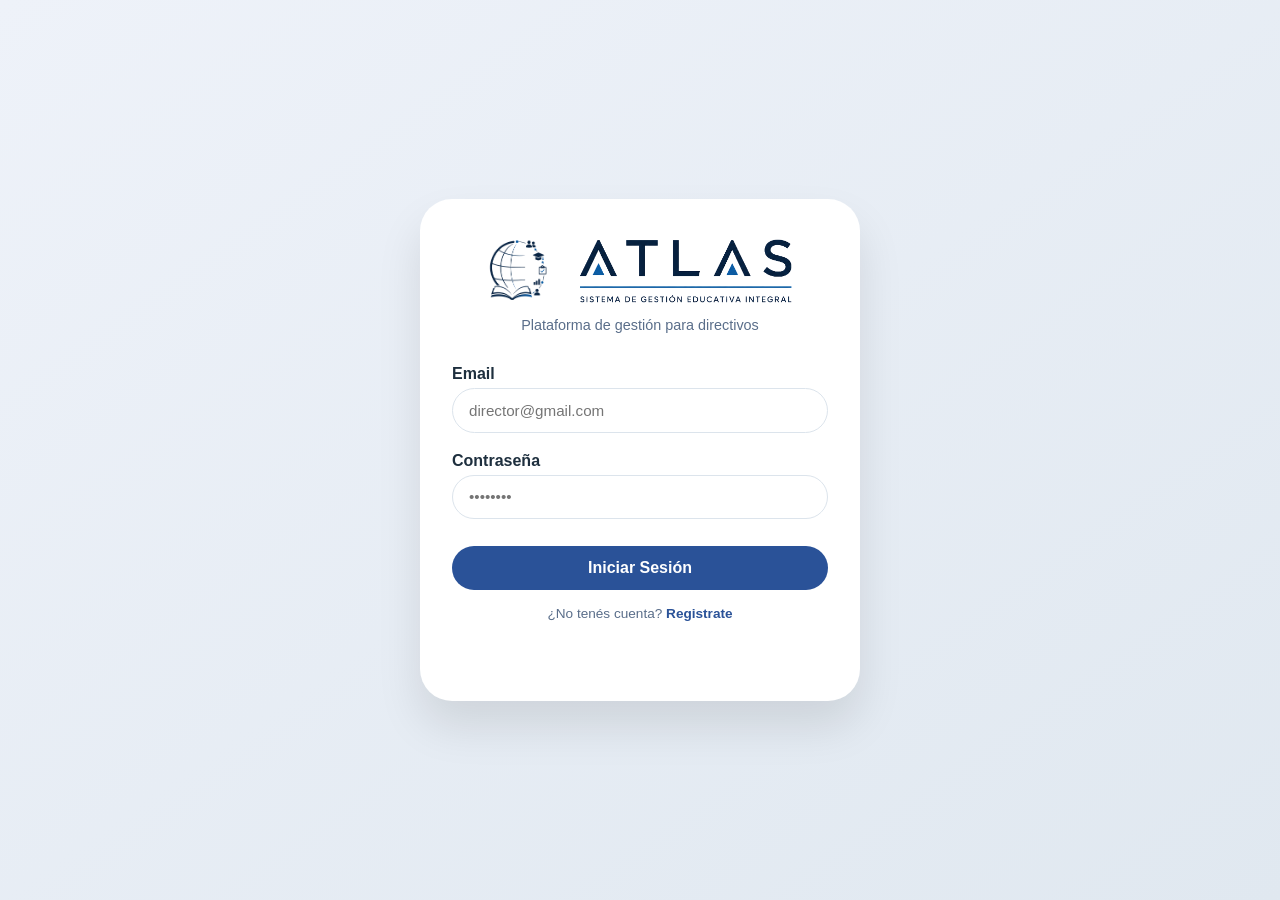
<file: index.html>
<!DOCTYPE html>
<html lang="es">
<head>
    <meta charset="UTF-8">
    <meta name="viewport" content="width=device-width, initial-scale=1.0">
    <title>ATLAS | Acceso</title>
    <link rel="stylesheet" href="login.css">
    <link rel="stylesheet" href="https://cdnjs.cloudflare.com/ajax/libs/font-awesome/6.0.0/css/all.min.css">
</head>
<body>
<div class="login-container">
    <div class="brand-bar">
        <img class="brand-logo" src="logoN.png" alt="Logo ATLAS" width="35" height="38" draggable="false">
        <img class="brand-name" src="TextoN.png" alt="ATLAS" width="112" height="38" draggable="false">
    </div>
    <p class="sub">Plataforma de gestión para directivos</p>

    <!-- LOGIN -->
    <form id="loginForm" novalidate>
        <div class="input-group">
            <label for="loginUser">Email</label>
            <input type="email" id="loginUser" placeholder="director@gmail.com" autocomplete="username" required>
        </div>

        <div class="input-group">
            <label for="loginPassword">Contraseña</label>
            <input type="password" id="loginPassword" placeholder="••••••••" autocomplete="current-password" required>
        </div>

        <button type="submit" class="btn-auth" id="loginBtn">Iniciar Sesión</button>

        <p class="auth-switch">
            ¿No tenés cuenta? <a href="#" id="goRegister">Registrate</a>
        </p>

        <div id="loginMessage" class="message"></div>
    </form>

    <!-- REGISTRO -->
    <form id="registerForm" novalidate style="display:none;">
        <h3 class="form-title">Crear cuenta</h3>

        <div class="input-group">
            <label for="regNombre">Nombre y apellido</label>
            <input type="text" id="regNombre" placeholder="Ej: Ana Gómez" autocomplete="name" required>
        </div>

        <div class="input-group">
            <label for="regEmail">Email</label>
            <input type="email" id="regEmail" placeholder="usuario@gmail.com" autocomplete="username" required>
        </div>

        <div class="input-group">
            <label for="regPassword">Contraseña</label>
            <input type="password" id="regPassword" placeholder="Mínimo 6 caracteres" autocomplete="new-password" required>
        </div>

        <div class="input-group">
            <label for="regPassword2">Repetir contraseña</label>
            <input type="password" id="regPassword2" placeholder="••••••••" autocomplete="new-password" required>
        </div>

        <div class="input-group">
            <label for="regRol">Rol</label>
            <select id="regRol" required>
                <option value="">Seleccioná un rol</option>
                <option value="Director">Director</option>
                <option value="Preceptor">Preceptor</option>
                <option value="Profesor">Profesor</option>
                <option value="Alumno">Alumno</option>
            </select>
        </div>

        <button type="submit" class="btn-auth" id="registerBtn">Registrarme</button>

        <p class="auth-switch">
            ¿Ya tenés cuenta? <a href="#" id="goLogin">Iniciá sesión</a>
        </p>

        <div id="registerMessage" class="message"></div>
    </form>
</div>

<script src="login.js"></script>
</body>
</html>
</file>
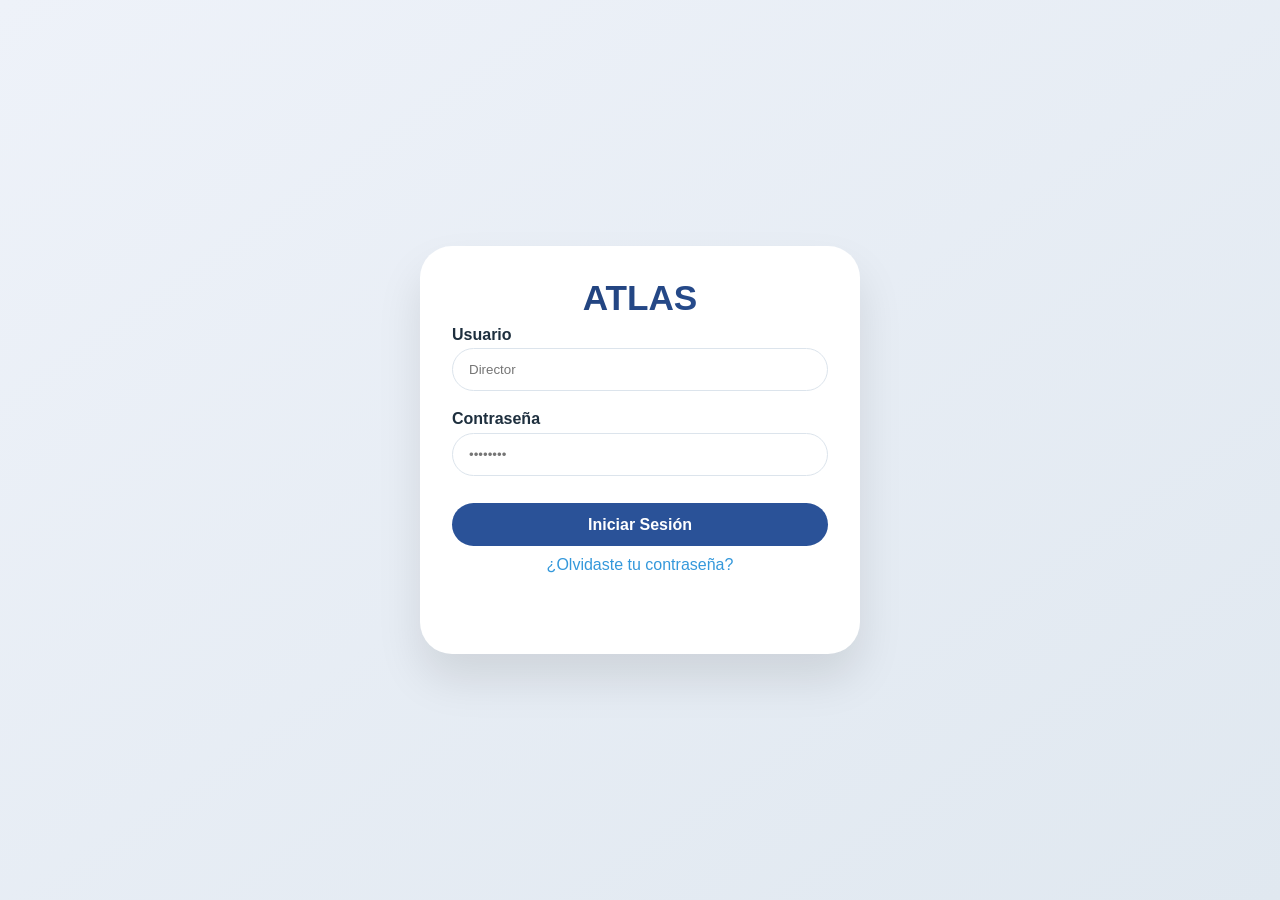
<file: Atlas/index.html>
<!DOCTYPE html>
<html lang="es">
<head>
    <meta charset="UTF-8">
    <meta name="viewport" content="width=device-width, initial-scale=1.0">
    <title>Acceso Directivos</title>
    <link rel="stylesheet" href="style.css">
    <link rel="stylesheet" href="https://cdnjs.cloudflare.com/ajax/libs/font-awesome/6.0.0/css/all.min.css">
</head>
<body>
<div class="login-container">
    <div class="logo"></i> ATLAS</div>
    

    <!-- LOGIN -->
    <div id="loginForm">
        <div class="input-group">
            <label>Usuario</label>
            <input type="text" id="loginUser" placeholder="Director">
        </div>

        <div class="input-group">
            <label>Contraseña</label>
            <input type="password" id="loginPassword" placeholder="••••••••">
        </div>

        <button class="btn-auth" id="loginBtn">Iniciar Sesión</button>

        <p style="margin-top:10px; cursor:pointer; color:#3498db;" onclick="mostrarRecuperacion()">
            ¿Olvidaste tu contraseña?
        </p>    

        <div id="loginMessage" class="message"></div>
    </div>

    <!-- RECUPERACIÓN -->
    <div id="recoveryForm" style="display:none;">
        <h3>Recuperar contraseña</h3>

        <div class="input-group">
            <label>Año en que se fundó la institución</label>
            <input type="text" id="preg1" placeholder="Ej: 2019">
        </div>

        <div class="input-group">
            <label>Nombre de la escuela</label>
            <input type="text" id="preg2" placeholder="Ej: Nombre de la institución">
        </div>

        <button class="btn-auth btn-secondary" onclick="verificarRespuestas()">
            Verificar
        </button>

        <div id="recoveryMessage" class="message"></div>

        <div id="nuevaPassContainer" style="display:none;">
            <div class="input-group">
                <label>Nueva contraseña</label>
                <input type="password" id="newPassword">
            </div>

            <button class="btn-auth" onclick="cambiarPassword()">
                Guardar nueva contraseña
            </button>
        </div>

        <p style="margin-top:10px; cursor:pointer; color:#3498db;" onclick="volverLogin()">
            ← Volver al login
        </p>
    </div>

</div>

<script src="script.js"></script>
</body>
</html>
</file>
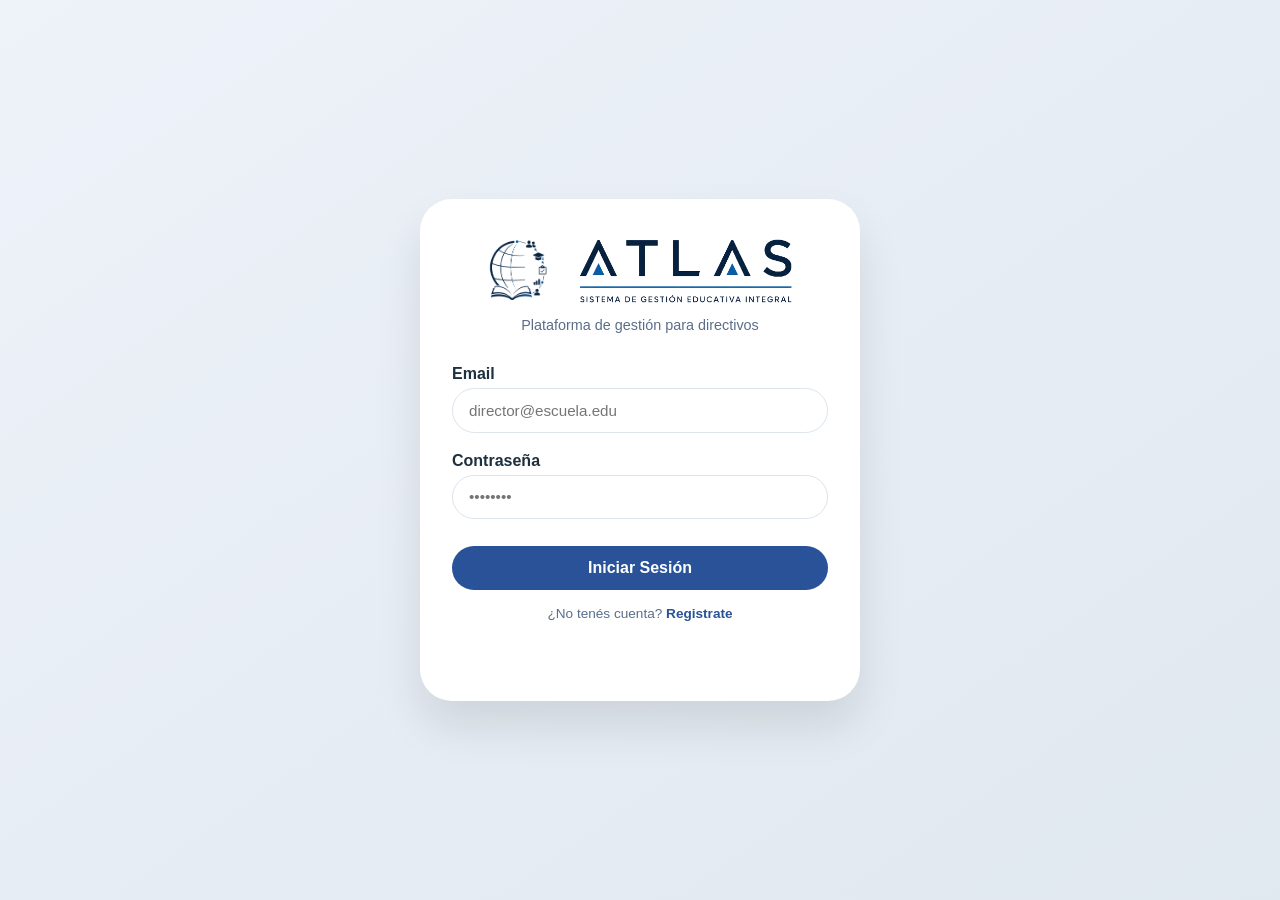
<file: TeChina/index.html>
<!DOCTYPE html>
<html lang="es">
<head>
    <meta charset="UTF-8">
    <meta name="viewport" content="width=device-width, initial-scale=1.0">
    <title>ATLAS | Acceso</title>
    <link rel="stylesheet" href="style.css">
    <link rel="stylesheet" href="https://cdnjs.cloudflare.com/ajax/libs/font-awesome/6.0.0/css/all.min.css">
</head>
<body>
<div class="login-container">
    <div class="brand-bar">
        <img class="brand-logo" src="logoN.png" alt="Logo ATLAS" width="35" height="38" draggable="false">
        <img class="brand-name" src="TextoN.png" alt="ATLAS" width="112" height="38" draggable="false">
    </div>
    <p class="sub">Plataforma de gestión para directivos</p>

    <!-- LOGIN -->
    <form id="loginForm" novalidate>
        <div class="input-group">
            <label for="loginUser">Email</label>
            <input type="email" id="loginUser" placeholder="director@escuela.edu" autocomplete="username" required>
        </div>

        <div class="input-group">
            <label for="loginPassword">Contraseña</label>
            <input type="password" id="loginPassword" placeholder="••••••••" autocomplete="current-password" required>
        </div>

        <button type="submit" class="btn-auth" id="loginBtn">Iniciar Sesión</button>

        <p class="auth-switch">
            ¿No tenés cuenta? <a href="#" id="goRegister">Registrate</a>
        </p>

        <div id="loginMessage" class="message"></div>
    </form>

    <!-- REGISTRO -->
    <form id="registerForm" novalidate style="display:none;">
        <h3 class="form-title">Crear cuenta</h3>

        <div class="input-group">
            <label for="regNombre">Nombre y apellido</label>
            <input type="text" id="regNombre" placeholder="Ej: Ana Gómez" autocomplete="name" required>
        </div>

        <div class="input-group">
            <label for="regEmail">Email</label>
            <input type="email" id="regEmail" placeholder="usuario@escuela.edu" autocomplete="username" required>
        </div>

        <div class="input-group">
            <label for="regPassword">Contraseña</label>
            <input type="password" id="regPassword" placeholder="Mínimo 6 caracteres" autocomplete="new-password" required>
        </div>

        <div class="input-group">
            <label for="regPassword2">Repetir contraseña</label>
            <input type="password" id="regPassword2" placeholder="••••••••" autocomplete="new-password" required>
        </div>

        <div class="input-group">
            <label for="regRol">Rol</label>
            <select id="regRol" required>
                <option value="">Seleccioná un rol</option>
                <option value="Director">Director</option>
                <option value="Preceptor">Preceptor</option>
                <option value="Profesor">Profesor</option>
                <option value="Alumno">Alumno</option>
            </select>
        </div>

        <button type="submit" class="btn-auth" id="registerBtn">Registrarme</button>

        <p class="auth-switch">
            ¿Ya tenés cuenta? <a href="#" id="goLogin">Iniciá sesión</a>
        </p>

        <div id="registerMessage" class="message"></div>
    </form>
</div>

<script src="login.js"></script>
</body>
</html>
</file>
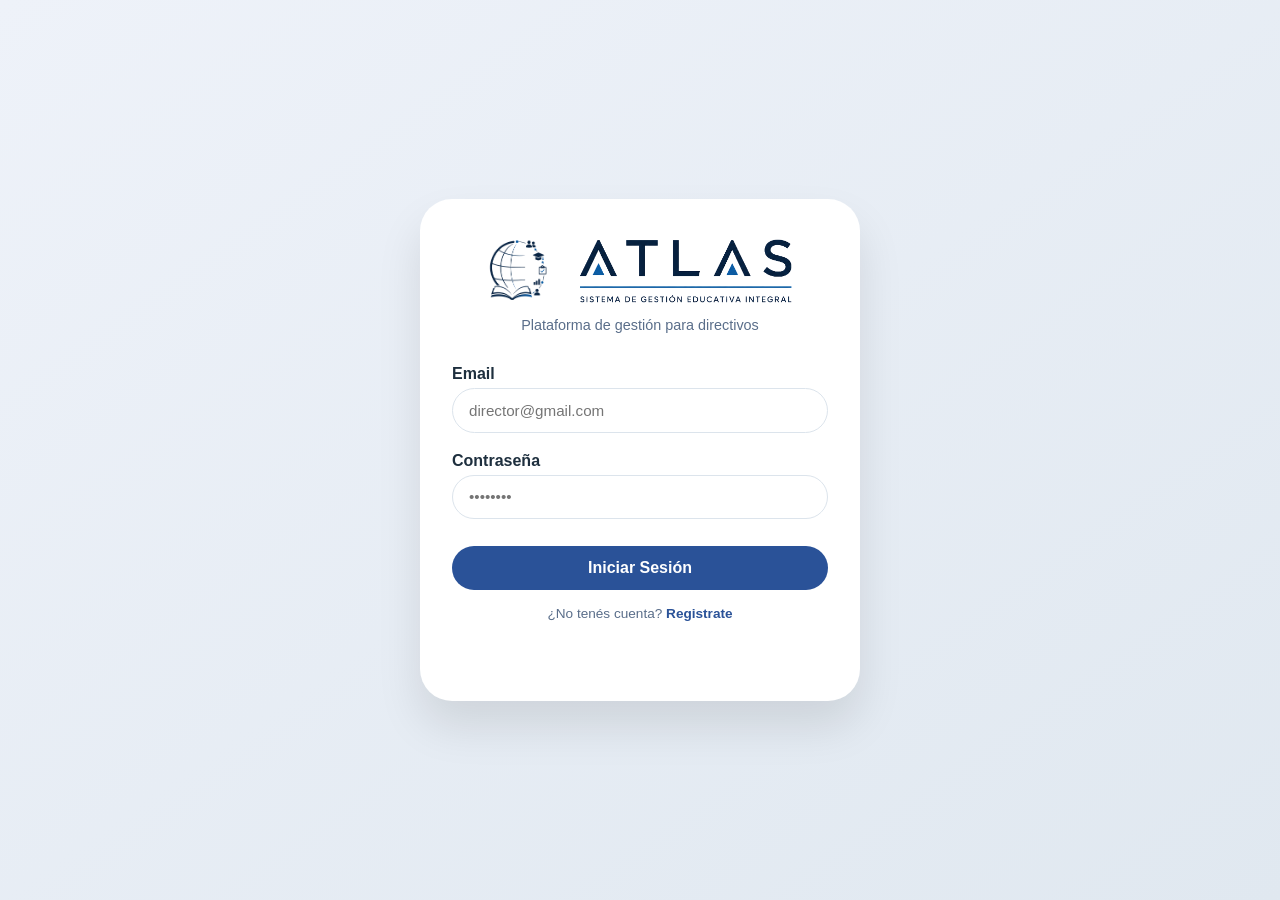
<file: principal.html>
<!DOCTYPE html>
<html lang="es">
<head>
    <meta charset="UTF-8">
    <meta name="viewport" content="width=device-width, initial-scale=1.0, user-scalable=yes">
    <title>ATLAS | Administración Unificada Responsiva Avanzada</title>
    <link href="https://fonts.googleapis.com/css2?family=Plus+Jakarta+Sans:wght@300;400;500;600;700;800&display=swap" rel="stylesheet">
    <link rel="stylesheet" href="https://cdnjs.cloudflare.com/ajax/libs/font-awesome/6.0.0-beta3/css/all.min.css">
<link rel="stylesheet" href="style_principal.css">
<link rel="stylesheet" href="style_principal2.css">
</head>
<body>
<div class="dashboard">
    <div class="header">
        
        <div class="brand-bar">
            <img class="brand-logo" src="logoN.png" alt="Logo ATLAS" width="41" height="44" draggable="false">
            <img class="brand-name" src="TextoN.png" alt="ATLAS" width="130" height="44" draggable="false">
        </div>

        <p>Plataforma inteligente para directivos y preceptores</p>
        
        <button class="logout-btn" id="logoutBtn"><i class="fas fa-sign-out-alt"></i> Cerrar sesión</button>
    </div>

    <div class="cards-grid">
        <!-- WhatsApp card -->
        <div class="card" data-action="whatsapp">
            <div class="card-inner">
                <div class="card-icon"><i class="fab fa-whatsapp" style="color:#25D366;"></i></div>
                <div class="card-title">WhatsApp</div>
                <div class="card-sub">Contactos y grupos institucionales</div>
            </div>
            <div class="expand-content">
                📱 Acceso rápido a representantes, tutores y grupos por año. Comunicación ágil con toda la comunidad.
            </div>
        </div>

        <!-- Excel card (no expande en hover) -->
        <div class="card no-expand" data-action="BasedeDatos">
            <div class="card-inner">
                <div class="card-icon"><i class="fa fa-folder" aria-hidden="true" style="color:#eecb2e;"></i></div>
                <div class="card-title">Base de datos</div>
                <div class="card-sub">Gestión académica y datos</div>
            </div>
            <div class="expand-content" style="display: none;"></div>
        </div>

        <!-- Imagen card -->
        <div class="card" data-action="imagen">
            <div class="card-inner">
                <div class="card-icon"><i class="fas fa-images" style="color:#E67E22;"></i></div>
                <div class="card-title">Imágenes</div>
                <div class="card-sub">Buscar en Drive</div>
            </div>
            <div class="expand-content">
                🖼️ Busca y visualiza imágenes almacenadas en Drive. Filtra por categoría o busca por nombre.
            </div>
        </div>

        <!-- Guía card -->
        <div class="card" data-action="guia">
            <div class="card-inner">
                <div class="card-icon"><i class="fas fa-compass" style="color:#3498db;"></i></div>
                <div class="card-title">Guía</div>
                <div class="card-sub">Manual de funciones.</div>
            </div>
            <div class="expand-content">
                📘 Explicación detallada de cada módulo.
            </div>
        </div>
    </div>

    <!-- Panel dinámico donde se carga la información al hacer clic -->
    <div id="infoPanel" class="info-panel">
        <div class="panel-header">
            <h3 id="panelTitle">Bienvenido</h3>
            <button class="close-panel" id="closePanelBtn">&times;</button>
        </div>
        <div id="panelContent" class="dynamic-content">
            <p style="color:#4a627a;">✨ Selecciona una opción para visualizar información detallada. <br>Pasa el mouse sobre las tarjetas para conocer más.</p>
        </div>
    </div>
    <footer>
        <i class="fas fa-brain"></i> 

<script src="render.js"></script>
</body>
</html>
</file>
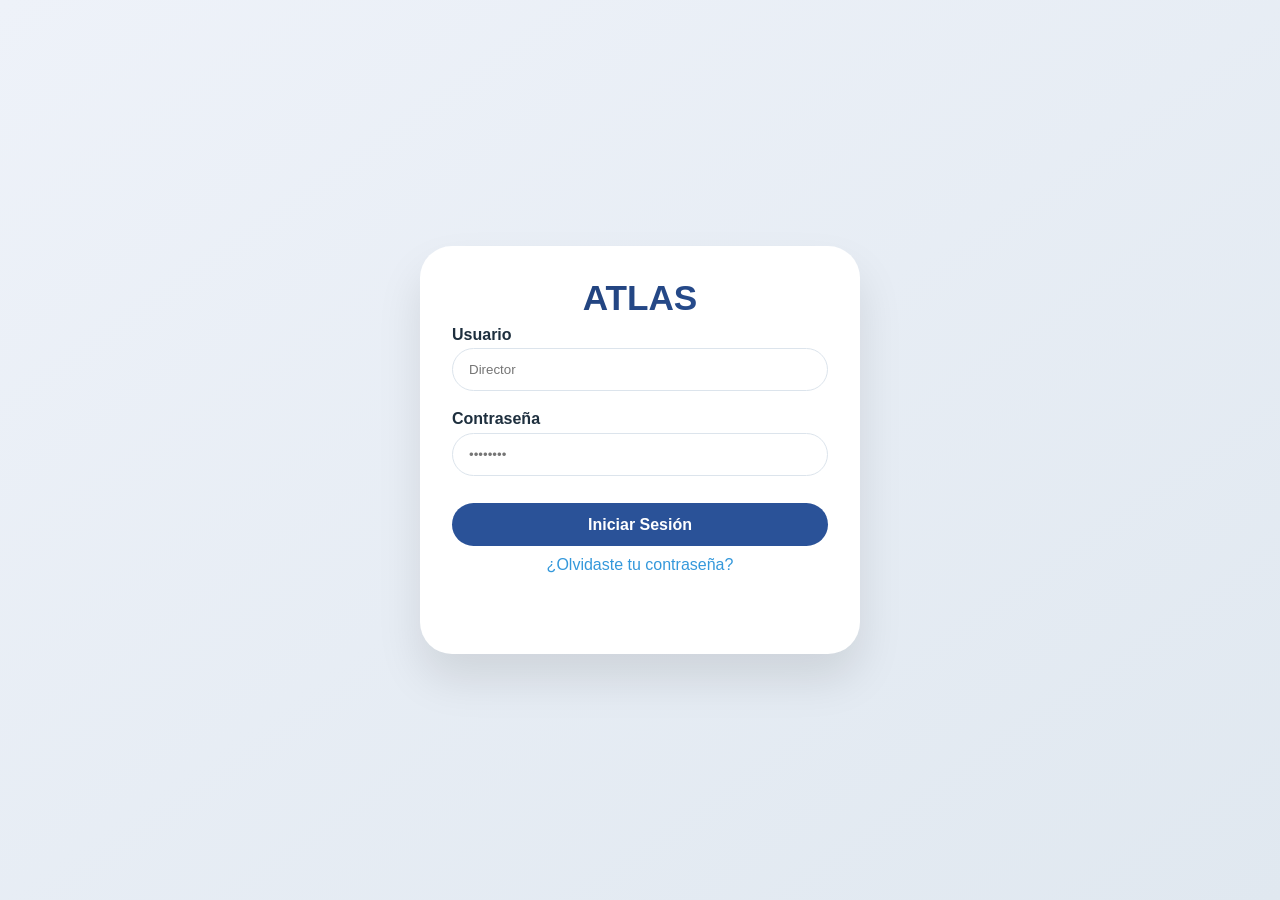
<file: Atlas/principal.html>
<!DOCTYPE html>
<html lang="es">
<head>
    <meta charset="UTF-8">
    <meta name="viewport" content="width=device-width, initial-scale=1.0, user-scalable=yes">
    <title>ATLAS | Administración Unificada Responsiva Avanzada</title>
    <link href="https://fonts.googleapis.com/css2?family=Plus+Jakarta+Sans:wght@300;400;500;600;700;800&display=swap" rel="stylesheet">
    <link rel="stylesheet" href="https://cdnjs.cloudflare.com/ajax/libs/font-awesome/6.0.0-beta3/css/all.min.css">
<link rel="stylesheet" href="style1.css">
<link rel="stylesheet" href="styler.css">
</head>
<body>
<div class="dashboard">
    <div class="header">
        <img src="logoN.png" alt="Logo" class="logoFC">
        <h2>ATLAS</h2>
        <p>Plataforma inteligente para directivos y preceptores</p>
        
        <button class="logout-btn" id="logoutBtn"><i class="fas fa-sign-out-alt"></i> Cerrar sesión</button>
    </div>

    <div class="cards-grid">
        <!-- WhatsApp card -->
        <div class="card" data-action="whatsapp">
            <div class="card-inner">
                <div class="card-icon"><i class="fab fa-whatsapp" style="color:#25D366;"></i></div>
                <div class="card-title">WhatsApp</div>
                <div class="card-sub">Contactos y grupos institucionales</div>
            </div>
            <div class="expand-content">
                📱 Acceso rápido a representantes, tutores y grupos por año. Comunicación ágil con toda la comunidad.
            </div>
        </div>

        <!-- Excel card (no expande en hover) -->
        <div class="card no-expand" data-action="BasedeDatos">
            <div class="card-inner">
                <div class="card-icon"><i class="" style="color:#1F724C;"></i></div>
                <div class="card-title">Base de datos</div>
                <div class="card-sub">Gestión académica y datos</div>
            </div>
            <div class="expand-content" style="display: none;"></div>
        </div>

        <!-- Imagen card -->
        <div class="card" data-action="imagen">
            <div class="card-inner">
                <div class="card-icon"><i class="fas fa-images" style="color:#E67E22;"></i></div>
                <div class="card-title">Imágenes</div>
                <div class="card-sub">Buscar en Drive</div>
            </div>
            <div class="expand-content">
                🖼️ Busca y visualiza imágenes almacenadas en Drive. Filtra por categoría o busca por nombre.
            </div>
        </div>

        <!-- Guía card -->
        <div class="card" data-action="guia">
            <div class="card-inner">
                <div class="card-icon"><i class="fas fa-compass" style="color:#3498db;"></i></div>
                <div class="card-title">Guía</div>
                <div class="card-sub">Manual de funciones IA</div>
            </div>
            <div class="expand-content">
                📘 Explicación detallada de cada módulo, cómo aprovechar la IA y optimizar la gestión escolar.
            </div>
        </div>
    </div>

    <!-- Panel dinámico donde se carga la información al hacer clic -->
    <div id="infoPanel" class="info-panel">
        <div class="panel-header">
            <h3 id="panelTitle">Bienvenido, Director</h3>
            <button class="close-panel" id="closePanelBtn">&times;</button>
        </div>
        <div id="panelContent" class="dynamic-content">
            <p style="color:#4a627a;">✨ Selecciona una opción para visualizar información detallada. <br>Pasa el mouse sobre las tarjetas para conocer más.</p>
        </div>
    </div>
    <footer>
        <i class="fas fa-brain"></i> 

<script src="render.js"></script>
<script src="script1.js"></script>
</body>
</html>
</file>
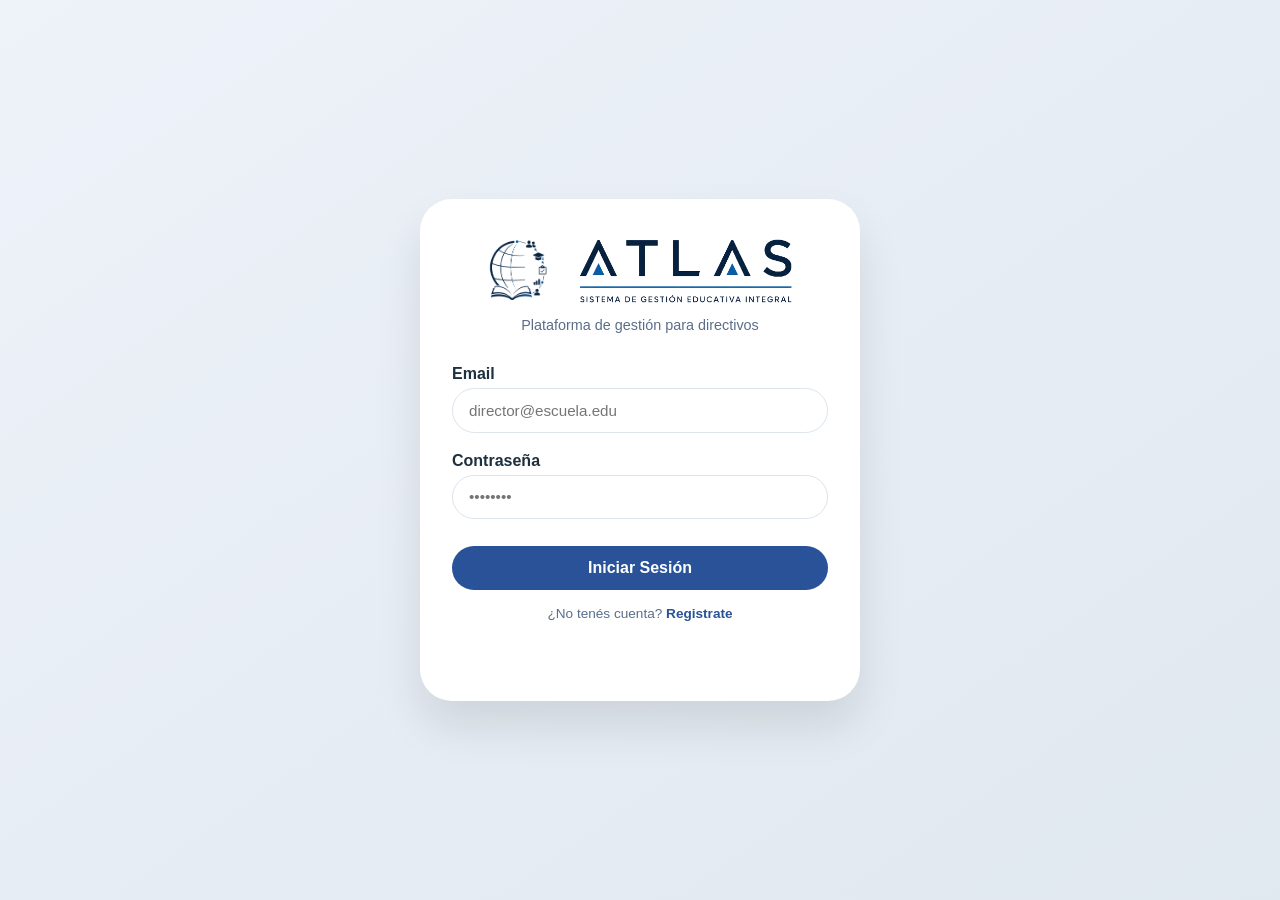
<file: TeChina/principal.html>
<!DOCTYPE html>
<html lang="es">
<head>
    <meta charset="UTF-8">
    <meta name="viewport" content="width=device-width, initial-scale=1.0, user-scalable=yes">
    <title>ATLAS | Administración Unificada Responsiva Avanzada</title>
    <link href="https://fonts.googleapis.com/css2?family=Plus+Jakarta+Sans:wght@300;400;500;600;700;800&display=swap" rel="stylesheet">
    <link rel="stylesheet" href="https://cdnjs.cloudflare.com/ajax/libs/font-awesome/6.0.0-beta3/css/all.min.css">
<link rel="stylesheet" href="style1.css">
<link rel="stylesheet" href="styler.css">
</head>
<body>
<div class="dashboard">
    <div class="header">
        
        <div class="brand-bar">
            <img class="brand-logo" src="logoN.png" alt="Logo ATLAS" width="41" height="44" draggable="false">
            <img class="brand-name" src="TextoN.png" alt="ATLAS" width="130" height="44" draggable="false">
        </div>

        <p>Plataforma inteligente para directivos y preceptores</p>
        
        <button class="logout-btn" id="logoutBtn"><i class="fas fa-sign-out-alt"></i> Cerrar sesión</button>
    </div>

    <div class="cards-grid">
        <!-- WhatsApp card -->
        <div class="card" data-action="whatsapp">
            <div class="card-inner">
                <div class="card-icon"><i class="fab fa-whatsapp" style="color:#25D366;"></i></div>
                <div class="card-title">WhatsApp</div>
                <div class="card-sub">Contactos y grupos institucionales</div>
            </div>
            <div class="expand-content">
                📱 Acceso rápido a representantes, tutores y grupos por año. Comunicación ágil con toda la comunidad.
            </div>
        </div>

        <!-- Excel card (no expande en hover) -->
        <div class="card no-expand" data-action="BasedeDatos">
            <div class="card-inner">
                <div class="card-icon"><i class="fa fa-folder" aria-hidden="true" style="color:#eecb2e;"></i></div>
                <div class="card-title">Base de datos</div>
                <div class="card-sub">Gestión académica y datos</div>
            </div>
            <div class="expand-content" style="display: none;"></div>
        </div>

        <!-- Imagen card -->
        <div class="card" data-action="imagen">
            <div class="card-inner">
                <div class="card-icon"><i class="fas fa-images" style="color:#E67E22;"></i></div>
                <div class="card-title">Imágenes</div>
                <div class="card-sub">Buscar en Drive</div>
            </div>
            <div class="expand-content">
                🖼️ Busca y visualiza imágenes almacenadas en Drive. Filtra por categoría o busca por nombre.
            </div>
        </div>

        <!-- Guía card -->
        <div class="card" data-action="guia">
            <div class="card-inner">
                <div class="card-icon"><i class="fas fa-compass" style="color:#3498db;"></i></div>
                <div class="card-title">Guía</div>
                <div class="card-sub">Manual de funciones.</div>
            </div>
            <div class="expand-content">
                📘 Explicación detallada de cada módulo.
            </div>
        </div>
    </div>

    <!-- Panel dinámico donde se carga la información al hacer clic -->
    <div id="infoPanel" class="info-panel">
        <div class="panel-header">
            <h3 id="panelTitle">Bienvenido</h3>
            <button class="close-panel" id="closePanelBtn">&times;</button>
        </div>
        <div id="panelContent" class="dynamic-content">
            <p style="color:#4a627a;">✨ Selecciona una opción para visualizar información detallada. <br>Pasa el mouse sobre las tarjetas para conocer más.</p>
        </div>
    </div>
    <footer>
        <i class="fas fa-brain"></i> 

<script src="render.js"></script>
</body>
</html>
</file>
<file: login.css>
* {
            margin: 0;
            padding: 0;
            box-sizing: border-box;
        }

        body {
            font-family: 'Plus Jakarta Sans', sans-serif;
            background: linear-gradient(145deg, #eef2f9 0%, #e0e8f0 100%);
            min-height: 100vh;
            display: flex;
            align-items: center;
            justify-content: center;
            padding: 1rem;
        }

        .login-container {
            background: white;
            border-radius: 2rem;
            box-shadow: 0 25px 45px rgba(0,0,0,0.1);
            width: 100%;
            max-width: 440px;
            padding: 2rem;
            text-align: center;
        }

        /* ============================================================
           BARRA DE MARCA (logo + nombre)
           Editá estas dos variables para cambiar tamaño y separación.
           --brand-height : alto en px de AMBAS imágenes (una al lado de
                            la otra, siempre a la misma altura).
           --brand-gap    : espacio entre las dos imágenes.
           ============================================================ */
        .brand-bar {
            --brand-height: 80px;
            --brand-gap: 0.6rem;

            display: flex;
            align-items: center;
            justify-content: center;
            gap: var(--brand-gap);
            margin-bottom: 0.4rem;
        }

        .brand-bar img {
            height: var(--brand-height);
            width: auto;
            display: block;
            object-fit: contain;
        }

        .sub {
            color: #5a6e8a;
            margin-bottom: 2rem;
            font-size: 0.9rem;
        }

        .input-group {
            margin-bottom: 1.2rem;
            text-align: left;
        }

        .input-group label {
            display: block;
            font-weight: 600;
            margin-bottom: 0.3rem;
            color: #1e2f3e;
        }

        .input-group input,
        .input-group select {
            width: 100%;
            padding: 0.8rem 1rem;
            border: 1px solid #dce4ec;
            border-radius: 2rem;
            font-family: inherit;
            font-size: 0.95rem;
            background: white;
            color: #1e2f3e;
            outline: none;
            transition: 0.2s;
        }

        .input-group input:focus,
        .input-group select:focus {
            border-color: #2a5298;
            box-shadow: 0 0 0 2px rgba(42,82,152,0.2);
        }

        .form-title {
            color: #1e3c72;
            margin-bottom: 1.2rem;
            font-size: 1.15rem;
        }

        .auth-switch {
            margin-top: 1rem;
            font-size: 0.85rem;
            color: #5a6e8a;
        }

        .auth-switch a {
            color: #2a5298;
            font-weight: 600;
            text-decoration: none;
            cursor: pointer;
        }

        .auth-switch a:hover {
            text-decoration: underline;
        }

        .btn-auth:disabled {
            opacity: 0.65;
            cursor: not-allowed;
            transform: none;
        }

        .btn-auth {
            background: #2a5298;
            color: white;
            border: none;
            padding: 0.8rem;
            width: 100%;
            border-radius: 3rem;
            font-weight: 700;
            font-size: 1rem;
            cursor: pointer;
            transition: 0.2s;
            margin-top: 0.5rem;
        }

        .btn-auth:hover {
            background: #1e3c72;
            transform: translateY(-2px);
        }

        .btn-secondary {
            background: transparent;
            color: #2a5298;
            border: 1px solid #2a5298;
            margin-top: 1rem;
        }

        .btn-secondary:hover {
            background: #eef2ff;
        }

        .message {
            margin-top: 1rem;
            font-size: 0.85rem;
            min-height: 2rem;
        }

        .error {
            color: #c62828;
        }

        .success {
            color: #2e7d32;
        }

        hr {
            margin: 1.5rem 0;
            border: none;
            border-top: 1px solid #e2e8f0;
        }
        .hidden {
    display: none;
}

.dropdown {
    margin-top: 1rem;
    animation: fadeIn 0.3s ease;
}

.hidden {
    display: none;
}

@keyframes fadeIn {
    from { opacity: 0; transform: translateY(-10px); }
    to { opacity: 1; transform: translateY(0); }
}
</file>
<file: Atlas/style.css>
* {
            margin: 0;
            padding: 0;
            box-sizing: border-box;
        }

        body {
            font-family: 'Plus Jakarta Sans', sans-serif;
            background: linear-gradient(145deg, #eef2f9 0%, #e0e8f0 100%);
            min-height: 100vh;
            display: flex;
            align-items: center;
            justify-content: center;
            padding: 1rem;
        }

        .login-container {
            background: white;
            border-radius: 2rem;
            box-shadow: 0 25px 45px rgba(0,0,0,0.1);
            width: 100%;
            max-width: 440px;
            padding: 2rem;
            text-align: center;
        }

        .logo {
            font-size: 2.2rem;
            font-weight: 800;
            background: linear-gradient(135deg, #1e3c72, #2a5298);
            -webkit-background-clip: text;
            background-clip: text;
            color: transparent;
            margin-bottom: 0.5rem;
        }

        .sub {
            color: #5a6e8a;
            margin-bottom: 2rem;
            font-size: 0.9rem;
        }

        .input-group {
            margin-bottom: 1.2rem;
            text-align: left;
        }

        .input-group label {
            display: block;
            font-weight: 600;
            margin-bottom: 0.3rem;
            color: #1e2f3e;
        }

        .input-group input {
            width: 100%;
            padding: 0.8rem 1rem;
            border: 1px solid #dce4ec;
            border-radius: 2rem;
            font-family: inherit;
            outline: none;
            transition: 0.2s;
        }

        .input-group input:focus {
            border-color: #2a5298;
            box-shadow: 0 0 0 2px rgba(42,82,152,0.2);
        }

        .btn-auth {
            background: #2a5298;
            color: white;
            border: none;
            padding: 0.8rem;
            width: 100%;
            border-radius: 3rem;
            font-weight: 700;
            font-size: 1rem;
            cursor: pointer;
            transition: 0.2s;
            margin-top: 0.5rem;
        }

        .btn-auth:hover {
            background: #1e3c72;
            transform: translateY(-2px);
        }

        .btn-secondary {
            background: transparent;
            color: #2a5298;
            border: 1px solid #2a5298;
            margin-top: 1rem;
        }

        .btn-secondary:hover {
            background: #eef2ff;
        }

        .message {
            margin-top: 1rem;
            font-size: 0.85rem;
            min-height: 2rem;
        }

        .error {
            color: #c62828;
        }

        .success {
            color: #2e7d32;
        }

        hr {
            margin: 1.5rem 0;
            border: none;
            border-top: 1px solid #e2e8f0;
        }
        .hidden {
    display: none;
}

.dropdown {
    margin-top: 1rem;
    animation: fadeIn 0.3s ease;
}

.hidden {
    display: none;
}

@keyframes fadeIn {
    from { opacity: 0; transform: translateY(-10px); }
    to { opacity: 1; transform: translateY(0); }
}
</file>
<file: TeChina/style.css>
* {
            margin: 0;
            padding: 0;
            box-sizing: border-box;
        }

        body {
            font-family: 'Plus Jakarta Sans', sans-serif;
            background: linear-gradient(145deg, #eef2f9 0%, #e0e8f0 100%);
            min-height: 100vh;
            display: flex;
            align-items: center;
            justify-content: center;
            padding: 1rem;
        }

        .login-container {
            background: white;
            border-radius: 2rem;
            box-shadow: 0 25px 45px rgba(0,0,0,0.1);
            width: 100%;
            max-width: 440px;
            padding: 2rem;
            text-align: center;
        }

        /* ============================================================
           BARRA DE MARCA (logo + nombre)
           Editá estas dos variables para cambiar tamaño y separación.
           --brand-height : alto en px de AMBAS imágenes (una al lado de
                            la otra, siempre a la misma altura).
           --brand-gap    : espacio entre las dos imágenes.
           ============================================================ */
        .brand-bar {
            --brand-height: 80px;
            --brand-gap: 0.6rem;

            display: flex;
            align-items: center;
            justify-content: center;
            gap: var(--brand-gap);
            margin-bottom: 0.4rem;
        }

        .brand-bar img {
            height: var(--brand-height);
            width: auto;
            display: block;
            object-fit: contain;
        }

        .sub {
            color: #5a6e8a;
            margin-bottom: 2rem;
            font-size: 0.9rem;
        }

        .input-group {
            margin-bottom: 1.2rem;
            text-align: left;
        }

        .input-group label {
            display: block;
            font-weight: 600;
            margin-bottom: 0.3rem;
            color: #1e2f3e;
        }

        .input-group input,
        .input-group select {
            width: 100%;
            padding: 0.8rem 1rem;
            border: 1px solid #dce4ec;
            border-radius: 2rem;
            font-family: inherit;
            font-size: 0.95rem;
            background: white;
            color: #1e2f3e;
            outline: none;
            transition: 0.2s;
        }

        .input-group input:focus,
        .input-group select:focus {
            border-color: #2a5298;
            box-shadow: 0 0 0 2px rgba(42,82,152,0.2);
        }

        .form-title {
            color: #1e3c72;
            margin-bottom: 1.2rem;
            font-size: 1.15rem;
        }

        .auth-switch {
            margin-top: 1rem;
            font-size: 0.85rem;
            color: #5a6e8a;
        }

        .auth-switch a {
            color: #2a5298;
            font-weight: 600;
            text-decoration: none;
            cursor: pointer;
        }

        .auth-switch a:hover {
            text-decoration: underline;
        }

        .btn-auth:disabled {
            opacity: 0.65;
            cursor: not-allowed;
            transform: none;
        }

        .btn-auth {
            background: #2a5298;
            color: white;
            border: none;
            padding: 0.8rem;
            width: 100%;
            border-radius: 3rem;
            font-weight: 700;
            font-size: 1rem;
            cursor: pointer;
            transition: 0.2s;
            margin-top: 0.5rem;
        }

        .btn-auth:hover {
            background: #1e3c72;
            transform: translateY(-2px);
        }

        .btn-secondary {
            background: transparent;
            color: #2a5298;
            border: 1px solid #2a5298;
            margin-top: 1rem;
        }

        .btn-secondary:hover {
            background: #eef2ff;
        }

        .message {
            margin-top: 1rem;
            font-size: 0.85rem;
            min-height: 2rem;
        }

        .error {
            color: #c62828;
        }

        .success {
            color: #2e7d32;
        }

        hr {
            margin: 1.5rem 0;
            border: none;
            border-top: 1px solid #e2e8f0;
        }
        .hidden {
    display: none;
}

.dropdown {
    margin-top: 1rem;
    animation: fadeIn 0.3s ease;
}

.hidden {
    display: none;
}

@keyframes fadeIn {
    from { opacity: 0; transform: translateY(-10px); }
    to { opacity: 1; transform: translateY(0); }
}
</file>
<file: style_principal.css>
* {
            margin: 0;
            padding: 0;
            box-sizing: border-box;
        }

        body {
            font-family: 'Plus Jakarta Sans', sans-serif;
            background: linear-gradient(145deg, #eef2f9 0%, #e0e8f0 100%);
            min-height: 100vh;
            padding: 2rem;
            color: #1a2c3e;
        }
.logoFC {
            width: 120px;
            height: auto;
            margin-bottom: 1rem;
        }
        .dashboard {
            max-width: 1400px;
            margin: 0 auto;
        }

        .header {
            text-align: center;
            margin-bottom: 2rem;
            position: relative;
        }
        .header h1 {
            font-size: 2.5rem;
            font-weight: 800;
            background: linear-gradient(135deg, #1e3c72, #2a5298);
            -webkit-background-clip: text;
            background-clip: text;
            color: transparent;
            letter-spacing: -0.5px;
        }
        /* Barra de marca del dashboard. Mismas variables que en style.css.
           --brand-height ≈ 44px, apenas más que el alto del .logout-btn (~35px). */
        .brand-bar {
            --brand-height: 95px;
            --brand-gap: 0.7rem;

            display: flex;
            align-items: center;
            justify-content: center;
            gap: var(--brand-gap);
            margin-bottom: 0.2rem;
        }

        .brand-bar img {
            height: var(--brand-height);
            width: auto;
            display: block;
            object-fit: contain;
        }

        .header p {
            color: #2c3e66;
            font-weight: 500;
            margin-top: 0.2rem;
        }
        .badge-ai {
            background: #2a5298;
            color: white;
            display: inline-block;
            padding: 0.2rem 1rem;
            border-radius: 40px;
            font-size: 0.8rem;
            margin-top: 0.7rem;
        }
        .logout-btn {
            position: absolute;
            top: 0;
            right: 0;
            background: #e2e8f0;
            border: none;
            padding: 0.5rem 1.2rem;
            border-radius: 40px;
            font-weight: 600;
            cursor: pointer;
            transition: 0.2s;
            z-index: 10;
        }
        .logout-btn:hover {
            background: #cbd5e1;
        }

        /* Usuario en header */
        .header-user {
            position: absolute;
            top: -2.2rem;
            right: 0;
            display: flex;
            align-items: center;
            gap: 0.5rem;
            font-size: 0.85rem;
            color: #2c3e66;
            font-weight: 500;
            white-space: nowrap;
        }
        .header-user i {
            font-size: 1.2rem;
            color: #2a5298;
        }
        .rol-badge {
            background: #e0e7ff;
            color: #3730a3;
            padding: 0.15rem 0.6rem;
            border-radius: 20px;
            font-size: 0.7rem;
            font-weight: 600;
            text-transform: uppercase;
            letter-spacing: 0.03em;
        }

        .cards-grid {
            display: flex;
            flex-wrap: wrap;
            gap: 1.8rem;
            justify-content: center;
            margin-bottom: 2.5rem;
        }

        .card {
            background: white;
            border-radius: 2rem;
            width: 260px;
            overflow: hidden;
            transition: all 0.3s cubic-bezier(0.2, 0.9, 0.4, 1.1);
            box-shadow: 0 15px 35px rgba(0,0,0,0.1);
            cursor: pointer;
            border: 1px solid rgba(0,0,0,0.05);
        }

        .card:not(.no-expand):hover {
            transform: translateY(-6px);
            box-shadow: 0 25px 40px rgba(0,0,0,0.15);
        }
        .card:not(.no-expand):hover .expand-content {
            max-height: 120px;
            opacity: 1;
            padding: 0 1.2rem 1rem 1.2rem;
        }

        .card-inner {
            padding: 1.5rem 1.2rem;
        }

        .card-icon {
            font-size: 2.5rem;
            margin-bottom: 0.8rem;
        }
        .card-title {
            font-size: 1.6rem;
            font-weight: 700;
            margin-bottom: 0.3rem;
        }
        .card-sub {
            color: #5a6e8a;
            font-size: 0.8rem;
        }

        .expand-content {
            max-height: 0;
            opacity: 0;
            overflow: hidden;
            transition: max-height 0.4s ease, opacity 0.3s ease, padding 0.2s;
            background: #f8fafd;
            border-top: 1px solid #e2e8f0;
            font-size: 0.85rem;
            color: #1e3a5f;
            font-weight: 500;
        }

        .info-panel {
            background: white;
            border-radius: 1.8rem;
            box-shadow: 0 15px 35px rgba(0,0,0,0.05);
            padding: 1.8rem;
            margin-top: 1rem;
            transition: all 0.2s;
            border: 1px solid #eef2ff;
        }
        .panel-header {
            display: flex;
            justify-content: space-between;
            align-items: center;
            border-bottom: 2px solid #e2e8f0;
            padding-bottom: 0.8rem;
            margin-bottom: 1.2rem;
        }
        .panel-header h3 {
            font-size: 1.4rem;
            font-weight: 700;
        }
        .close-panel {
            background: none;
            border: none;
            font-size: 1.5rem;
            cursor: pointer;
            color: #6c7f8f;
        }
        .dynamic-content {
            max-height: 500px;
            overflow-y: auto;
            padding-right: 0.5rem;
        }

        .contact-list, .group-list {
            display: flex;
            flex-direction: column;
            gap: 0.8rem;
        }
        .contact-item, .group-item {
            background: #f1f5f9;
            padding: 0.8rem 1rem;
            border-radius: 1rem;
            display: flex;
            align-items: center;
            gap: 1rem;
            flex-wrap: wrap;
        }
        .contact-name {
            font-weight: 700;
            min-width: 150px;
        }
        .contact-role {
            font-size: 0.8rem;
            color: #2c5a7a;
        }
        .contact-phone {
            font-family: monospace;
            background: #e9ecef;
            padding: 0.2rem 0.6rem;
            border-radius: 40px;
        }

        .sub-option-buttons {
            display: flex;
            gap: 1rem;
            flex-wrap: wrap;
            margin-bottom: 1.5rem;
        }
        .sub-option-btn {
            background: #eef2ff;
            border: none;
            padding: 0.6rem 1.2rem;
            border-radius: 40px;
            font-weight: 600;
            cursor: pointer;
            transition: 0.2s;
        }
        .sub-option-btn.active {
            background: #2a5298;
            color: white;
        }

        footer {
            text-align: center;
            margin-top: 3rem;
            color: #4a627a;
            font-size: 0.8rem;
        }

        @media (max-width: 680px) {
            body { padding: 1rem; }
            .card { width: 100%; max-width: 280px; }
        }
</file>
<file: style_principal2.css>
/* ==========================================
   ESTILOS PARA RENDERS (render.js)
   ========================================== */

/* ---------- WhatsApp Render ---------- */
.whatsapp-section {
    margin-bottom: 1.5rem;
}

.whatsapp-section h4 {
    margin-bottom: 0.8rem;
    color: #1e3a5f;
    font-weight: 600;
}

.whatsapp-divider {
    margin: 1.2rem 0;
    border: none;
    border-top: 1px solid #e2e8f0;
}

.btn-whatsapp {
    background: #25D366;
    color: white;
    padding: 0.2rem 1rem;
    border-radius: 40px;
    text-decoration: none;
    margin-left: auto;
    transition: transform 0.2s, opacity 0.2s;
    display: inline-flex;
    align-items: center;
    gap: 0.3rem;
}

.btn-whatsapp:hover {
    transform: scale(1.05);
    opacity: 0.9;
}

.privacy-note {
    margin-top: 1rem;
    font-size: 0.8rem;
    color: #6c7f8f;
}

/* ---------- WhatsApp Form ---------- */
.whatsapp-form {
    background: #f0fdf4;
    border: 1px solid #bbf7d0;
    border-radius: 1rem;
    padding: 1.2rem;
    margin-bottom: 1.5rem;
}

.whatsapp-form h4 {
    margin-bottom: 1rem;
    color: #166534;
    display: flex;
    align-items: center;
    gap: 0.5rem;
}

.form-group {
    margin-bottom: 1rem;
}

.form-group label {
    display: block;
    margin-bottom: 0.4rem;
    font-weight: 600;
    color: #374151;
    font-size: 0.9rem;
}

.form-select,
.form-textarea {
    width: 100%;
    padding: 0.6rem 0.8rem;
    border: 1px solid #d1d5db;
    border-radius: 0.5rem;
    font-size: 0.95rem;
    font-family: inherit;
    background: white;
    transition: border-color 0.2s, box-shadow 0.2s;
}

.form-select:focus,
.form-textarea:focus {
    outline: none;
    border-color: #25D366;
    box-shadow: 0 0 0 3px rgba(37, 211, 102, 0.2);
}

.form-actions {
    margin-top: 1rem;
}

.btn-send-whatsapp {
    background: #25D366;
    color: white;
    border: none;
    padding: 0.75rem 1.5rem;
    border-radius: 0.5rem;
    font-size: 1rem;
    font-weight: 600;
    cursor: pointer;
    display: inline-flex;
    align-items: center;
    gap: 0.5rem;
    transition: transform 0.2s, box-shadow 0.2s;
    width: 100%;
    justify-content: center;
}

.btn-send-whatsapp:hover {
    transform: translateY(-2px);
    box-shadow: 0 4px 12px rgba(37, 211, 102, 0.4);
}

/* ---------- Excel Render ---------- */
.btn-whatsapp-excel {
    margin-left: auto;
    background: #25D366;
    color: white;
    padding: 0.3rem 1rem;
    border-radius: 20px;
    text-decoration: none;
    transition: transform 0.2s, opacity 0.2s;
}

.btn-whatsapp-excel:hover {
    transform: scale(1.05);
    opacity: 0.9;
}

.load-error {
    color: #dc2626;
    font-weight: 500;
}

/* ---------- Flyer Render ---------- */
.flyer-card {
    background: linear-gradient(145deg, #fff5e6, #ffe6d5);
    border-radius: 1.5rem;
    padding: 1.5rem;
    text-align: center;
    border: 1px solid #ffcd94;
}

.flyer-title {
    color: #a81c1c;
    margin-bottom: 0.5rem;
}

.flyer-subtitle {
    margin: 0.5rem 0;
}

.flyer-canvas-container {
    display: flex;
    justify-content: center;
    margin: 1rem 0;
}

.flyer-canvas {
    max-width: 100%;
    border-radius: 24px;
    box-shadow: 0 8px 20px rgba(0,0,0,0.2);
    background: #fff2e0;
}

.flyer-note {
    margin-top: 1rem;
    font-size: 0.75rem;
    color: #6c7f8f;
}

.download-btn {
    background: linear-gradient(135deg, #667eea 0%, #764ba2 100%);
    color: white;
    border: none;
    padding: 0.6rem 1.4rem;
    border-radius: 3rem;
    margin-top: 1rem;
    cursor: pointer;
    font-size: 1rem;
    font-weight: 500;
    transition: transform 0.2s, box-shadow 0.2s;
    display: inline-flex;
    align-items: center;
    gap: 0.5rem;
}

.download-btn:hover {
    transform: translateY(-2px);
    box-shadow: 0 4px 12px rgba(102, 126, 234, 0.4);
}

/* ---------- Guía Render ---------- */
.guide-step {
    margin-bottom: 1rem;
    padding: 0.8rem;
    background: #f8fafc;
    border-radius: 1rem;
}

.guide-step h4 {
    margin-bottom: 0.5rem;
    color: #1e3a5f;
}

.guide-step p {
    color: #4a627a;
    line-height: 1.5;
}

/* ---------- Loading State ---------- */
.loading-text {
    color: #6c7f8f;
    font-style: italic;
}

/* ---------- Image Tabs ---------- */
.image-tabs {
    display: flex;
    gap: 0.5rem;
    margin-bottom: 1rem;
    border-bottom: 2px solid #e2e8f0;
    padding-bottom: 0.5rem;
}

.tab-btn {
    background: transparent;
    border: none;
    padding: 0.6rem 1rem;
    border-radius: 0.5rem 0.5rem 0 0;
    font-size: 0.95rem;
    font-weight: 600;
    color: #6c7f8f;
    cursor: pointer;
    transition: all 0.2s;
    display: flex;
    align-items: center;
    gap: 0.5rem;
}

.tab-btn:hover {
    background: #f1f5f9;
    color: #1e3a5f;
}

.tab-btn.active {
    background: #eff6ff;
    color: #2563eb;
    border-bottom: 2px solid #2563eb;
    margin-bottom: -2px;
}

/* ==========================================
   GALERÍA DE IMÁGENES
   ========================================== */

/* ---------- Contenedor / búsqueda ---------- */
.drive-search h4 {
    margin-bottom: 1rem;
    color: #1e3a5f;
    display: flex;
    align-items: center;
    gap: 0.5rem;
}

.search-box {
    display: flex;
    gap: 0.5rem;
    margin-bottom: 1rem;
}

.search-input {
    flex: 1;
    padding: 0.65rem 0.9rem;
    border: 1px solid #d1d5db;
    border-radius: 0.6rem;
    font-size: 0.95rem;
    background: white;
    transition: border-color 0.2s, box-shadow 0.2s;
}

.search-input:focus {
    outline: none;
    border-color: #2563eb;
    box-shadow: 0 0 0 3px rgba(37, 99, 235, 0.15);
}

.search-btn {
    background: #2563eb;
    color: white;
    border: none;
    padding: 0.65rem 1.2rem;
    border-radius: 0.6rem;
    font-weight: 600;
    font-size: 0.9rem;
    cursor: pointer;
    text-decoration: none;
    display: inline-flex;
    align-items: center;
    justify-content: center;
    gap: 0.4rem;
    transition: background 0.2s, transform 0.2s;
}

.search-btn:hover {
    background: #1d4ed8;
    transform: translateY(-1px);
}

.search-btn:disabled {
    background: #94a3b8;
    cursor: not-allowed;
    transform: none;
}

/* ---------- Formulario de subida ---------- */
.image-upload-form {
    background: linear-gradient(145deg, #f8fafc, #eff6ff);
    border: 1px dashed #93c5fd;
    border-radius: 1rem;
    padding: 1.1rem 1.2rem;
    margin-bottom: 1.2rem;
    display: grid;
    grid-template-columns: repeat(auto-fit, minmax(210px, 1fr));
    gap: 0.9rem;
    align-items: end;
}

.image-upload-form h5 {
    grid-column: 1 / -1;
    margin: 0;
    font-size: 1rem;
    color: #1e3a5f;
    display: flex;
    align-items: center;
    gap: 0.4rem;
}

.image-upload-form label {
    display: flex;
    flex-direction: column;
    gap: 0.35rem;
    font-size: 0.8rem;
    font-weight: 700;
    color: #4a627a;
    text-transform: uppercase;
    letter-spacing: 0.03em;
}

.image-upload-form input[type="text"],
.image-upload-form input[type="file"] {
    width: 100%;
    padding: 0.55rem 0.75rem;
    border: 1px solid #cbd5e1;
    border-radius: 0.5rem;
    font-size: 0.9rem;
    font-weight: 400;
    text-transform: none;
    letter-spacing: normal;
    color: #1f2937;
    background: white;
    font-family: inherit;
    transition: border-color 0.2s, box-shadow 0.2s;
}

.image-upload-form input[type="text"]:focus,
.image-upload-form input[type="file"]:focus {
    outline: none;
    border-color: #2563eb;
    box-shadow: 0 0 0 3px rgba(37, 99, 235, 0.15);
}

.image-upload-form input[type="file"]::file-selector-button {
    background: #e0e7ff;
    color: #3730a3;
    border: none;
    padding: 0.35rem 0.8rem;
    border-radius: 0.4rem;
    font-weight: 600;
    margin-right: 0.6rem;
    cursor: pointer;
    transition: background 0.2s;
}

.image-upload-form input[type="file"]::file-selector-button:hover {
    background: #c7d2fe;
}

.image-upload-form .search-btn {
    grid-column: 1 / -1;
    justify-self: start;
}

#imageUploadStatus {
    grid-column: 1 / -1;
    margin: 0;
    font-size: 0.85rem;
    color: #475569;
    min-height: 1.2em;
}

/* ---------- Filtros por categoría ---------- */
.filter-tags {
    display: flex;
    flex-wrap: wrap;
    gap: 0.5rem;
    margin-bottom: 1.2rem;
}

.filter-tag {
    background: #f1f5f9;
    border: 1px solid transparent;
    padding: 0.4rem 0.9rem;
    border-radius: 2rem;
    font-size: 0.85rem;
    font-weight: 500;
    color: #4b5563;
    cursor: pointer;
    transition: all 0.2s;
}

.filter-tag:hover {
    background: #e2e8f0;
}

.filter-tag.active {
    background: #2563eb;
    color: white;
    box-shadow: 0 2px 8px rgba(37, 99, 235, 0.3);
}

/* ---------- Grilla ---------- */
.image-results {
    min-height: 200px;
}

.image-grid {
    display: grid;
    grid-template-columns: repeat(auto-fill, minmax(210px, 1fr));
    gap: 1.1rem;
}

.image-card {
    background: white;
    border-radius: 0.9rem;
    overflow: hidden;
    box-shadow: 0 2px 10px rgba(15, 23, 42, 0.1);
    transition: transform 0.2s, box-shadow 0.2s;
    display: flex;
    flex-direction: column;
}

.image-card:hover {
    transform: translateY(-4px);
    box-shadow: 0 10px 24px rgba(15, 23, 42, 0.18);
}

.image-thumb {
    display: block;
    width: 100%;
    padding: 0;
    margin: 0;
    border: none;
    background: #f1f5f9;
    cursor: zoom-in;
    position: relative;
    overflow: hidden;
}

.image-thumb::after {
    content: "\f00e"; /* lupa de Font Awesome */
    font-family: "Font Awesome 5 Free", "Font Awesome 6 Free";
    font-weight: 900;
    position: absolute;
    right: 0.6rem;
    bottom: 0.6rem;
    width: 2rem;
    height: 2rem;
    display: flex;
    align-items: center;
    justify-content: center;
    background: rgba(15, 23, 42, 0.65);
    color: white;
    border-radius: 50%;
    font-size: 0.85rem;
    opacity: 0;
    transform: scale(0.8);
    transition: opacity 0.2s, transform 0.2s;
}

.image-thumb:hover::after,
.image-thumb:focus-visible::after {
    opacity: 1;
    transform: scale(1);
}

.image-thumb:focus-visible {
    outline: 3px solid #2563eb;
    outline-offset: -3px;
}

.image-card img {
    display: block;
    width: 100%;
    height: 160px;
    object-fit: cover;
    transition: transform 0.3s;
}

.image-thumb:hover img {
    transform: scale(1.06);
}

.image-info {
    padding: 0.8rem 0.9rem 0.9rem;
}

.image-name {
    font-weight: 600;
    font-size: 0.92rem;
    color: #1e3a5f;
    margin-bottom: 0.3rem;
    word-break: break-word;
}

.image-category {
    font-size: 0.72rem;
    font-weight: 600;
    color: #2563eb;
    background: #eff6ff;
    display: inline-block;
    padding: 0.15rem 0.6rem;
    border-radius: 1rem;
    margin-bottom: 0.35rem;
}

.image-desc {
    font-size: 0.8rem;
    color: #6c7f8f;
    line-height: 1.4;
}

.btn-view {
    display: inline-flex;
    align-items: center;
    gap: 0.3rem;
    background: #2563eb;
    color: white;
    padding: 0.3rem 0.7rem;
    border-radius: 0.4rem;
    text-decoration: none;
    font-size: 0.8rem;
    transition: background 0.2s;
}

.btn-view:hover {
    background: #1d4ed8;
}

/* ---------- Visor ampliado (modal) ---------- */
.image-modal {
    position: fixed;
    inset: 0;
    z-index: 10000;
    display: flex;
    flex-direction: column;
    align-items: center;
    justify-content: center;
    gap: 1rem;
    padding: 3.5rem 1rem 1.5rem;
    background: rgba(8, 15, 30, 0.88);
    backdrop-filter: blur(4px);
    animation: imageModalIn 0.2s ease-out;
}

.image-modal[hidden] {
    display: none;
}

@keyframes imageModalIn {
    from { opacity: 0; }
    to   { opacity: 1; }
}

.image-modal > img {
    max-width: min(92vw, 1100px);
    max-height: 68vh;
    object-fit: contain;
    border-radius: 0.8rem;
    background: #0f172a;
    box-shadow: 0 20px 60px rgba(0, 0, 0, 0.55);
    animation: imageModalZoom 0.25s ease-out;
}

@keyframes imageModalZoom {
    from { transform: scale(0.92); opacity: 0; }
    to   { transform: scale(1); opacity: 1; }
}

.image-modal-close {
    position: absolute;
    top: 0.9rem;
    right: 1.1rem;
    width: 2.6rem;
    height: 2.6rem;
    border: none;
    border-radius: 50%;
    background: rgba(255, 255, 255, 0.15);
    color: white;
    font-size: 1.7rem;
    line-height: 1;
    cursor: pointer;
    transition: background 0.2s, transform 0.2s;
}

.image-modal-close:hover {
    background: rgba(255, 255, 255, 0.3);
    transform: rotate(90deg);
}

.image-modal-info {
    text-align: center;
    color: white;
    max-width: min(92vw, 700px);
}

.image-modal-info h3 {
    margin: 0 0 0.3rem;
    font-size: 1.2rem;
    font-weight: 600;
    word-break: break-word;
}

.image-modal-info p {
    margin: 0 0 0.9rem;
    font-size: 0.9rem;
    color: #cbd5e1;
    line-height: 1.4;
}

.image-modal-info p:empty {
    display: none;
}

.image-modal-actions {
    display: flex;
    flex-wrap: wrap;
    justify-content: center;
    gap: 0.7rem;
}

.image-modal-actions .search-btn {
    padding: 0.7rem 1.4rem;
    font-size: 0.95rem;
    border-radius: 2rem;
}

.image-delete-btn {
    background: #dc2626;
    color: white;
    border: none;
    padding: 0.7rem 1.4rem;
    border-radius: 2rem;
    font-size: 0.95rem;
    font-weight: 600;
    cursor: pointer;
    display: inline-flex;
    align-items: center;
    gap: 0.4rem;
    transition: background 0.2s, transform 0.2s;
}

.image-delete-btn[hidden] {
    display: none;
}

.image-delete-btn:hover {
    background: #b91c1c;
    transform: translateY(-1px);
}

body.image-modal-open {
    overflow: hidden;
}

@media (max-width: 600px) {
    .search-box {
        flex-direction: column;
    }
    .image-grid {
        grid-template-columns: repeat(auto-fill, minmax(150px, 1fr));
        gap: 0.8rem;
    }
    .image-card img {
        height: 120px;
    }
    .image-modal > img {
        max-height: 55vh;
    }
}

/* ==========================================
   BASE DE DATOS - MÓDULOS
   ========================================== */

.db-wrapper {
    display: flex;
    flex-direction: column;
    gap: 16px;
}

/* Fila de botones de módulos */
.db-modules {
    display: flex;
    flex-wrap: wrap;
    gap: 10px;
}

.db-module-btn {
    display: flex;
    align-items: center;
    gap: 8px;
    padding: 10px 18px;
    background: #1e3a5f;
    color: #fff;
    border: 2px solid transparent;
    border-radius: 8px;
    cursor: pointer;
    font-size: 14px;
    font-weight: 600;
    transition: all 0.2s;
}

.db-module-btn:hover {
    background: #2563a8;
    transform: translateY(-2px);
}

.db-module-btn.active {
    background: #1abc9c;
    border-color: #16a085;
    color: #fff;
}

/* Área principal */
.db-main { margin-top: 8px; }
.oculto { display: none !important; }
.db-oculto { display: none !important; }

/* Toolbar */
.db-toolbar {
    display: flex;
    align-items: center;
    justify-content: space-between;
    flex-wrap: wrap;
    gap: 10px;
    margin-bottom: 12px;
}

.db-toolbar h4 {
    font-size: 16px;
    color: #2c3e50;
    margin: 0;
}

.db-actions {
    display: flex;
    gap: 8px;
    align-items: center;
}

.db-actions input {
    padding: 7px 12px;
    border: 1px solid #ccc;
    border-radius: 6px;
    font-size: 13px;
    width: 180px;
}

.db-btn-add {
    padding: 7px 14px;
    background: #27ae60;
    color: white;
    border: none;
    border-radius: 6px;
    cursor: pointer;
    font-size: 13px;
    font-weight: 600;
}
.db-btn-add:hover { background: #1e8449; }

/* Formulario */
.db-form {
    background: #f0f4f8;
    border: 1px solid #d0dce8;
    border-radius: 10px;
    padding: 16px;
    margin-bottom: 14px;
    display: flex;
    flex-direction: column;
    gap: 10px;
}

.db-form-campos {
    display: grid;
    grid-template-columns: repeat(auto-fill, minmax(200px, 1fr));
    gap: 10px;
}

.db-field label {
    display: block;
    font-size: 12px;
    font-weight: 700;
    color: #4a627a;
    margin-bottom: 4px;
    text-transform: uppercase;
}

.db-field input,
.db-field select {
    width: 100%;
    padding: 7px 10px;
    border: 1px solid #b0c4d8;
    border-radius: 6px;
    font-size: 13px;
    background: white;
}

.db-form-btns {
    display: flex;
    gap: 8px;
}

.db-btn-save {
    padding: 8px 16px;
    background: #2980b9;
    color: white;
    border: none;
    border-radius: 6px;
    cursor: pointer;
    font-weight: 600;
}
.db-btn-save:hover { background: #1f618d; }

.db-btn-cancel {
    padding: 8px 16px;
    background: #95a5a6;
    color: white;
    border: none;
    border-radius: 6px;
    cursor: pointer;
}

/* Tabla */
.db-tabla-wrap { overflow-x: auto; }

.db-tabla {
    width: 100%;
    border-collapse: collapse;
    font-size: 13px;
}

.db-tabla th {
    background: #2c3e50;
    color: white;
    padding: 10px 12px;
    text-align: left;
    font-weight: 600;
}

.db-tabla td {
    padding: 9px 12px;
    border-bottom: 1px solid #e0e8f0;
    color: #2c3e50;
}

.db-tabla tr:hover td { background: #eaf4fb; }

.db-acciones { display: flex; gap: 6px; }

.db-btn-edit {
    padding: 5px 9px;
    background: #f39c12;
    color: white;
    border: none;
    border-radius: 5px;
    cursor: pointer;
}
.db-btn-edit:hover { background: #d68910; }

.db-btn-del {
    padding: 5px 9px;
    background: #e74c3c;
    color: white;
    border: none;
    border-radius: 5px;
    cursor: pointer;
}
.db-btn-del:hover { background: #c0392b; }

.db-loading, .db-error, .db-empty {
    text-align: center;
    padding: 20px;
    color: #7f8c8d;
    font-style: italic;
}
.db-error { color: #e74c3c; }
.db-msg {
    padding: 8px 12px;
    border-radius: 8px;
    font-size: 0.9rem;
    margin-bottom: 10px;
    font-weight: 500;
}
.db-msg-ok { background: #e8f7ee; color: #1e7e34; border: 1px solid #b7e1c1; }
.db-msg-err { background: #fdecea; color: #b02a37; border: 1px solid #f5c2c7; }

/* Botones de confirmación en mensaje de barra */
.db-msg .db-btn-confirm,
.db-msg .db-btn-cancel-confirm {
    margin-left: 10px;
    padding: 4px 10px;
    border: none;
    border-radius: 4px;
    font-size: 0.8rem;
    font-weight: 600;
    cursor: pointer;
    display: inline-flex;
    align-items: center;
    gap: 4px;
    transition: background 0.2s;
}
.db-msg .db-btn-confirm {
    background: #e74c3c;
    color: white;
}
.db-msg .db-btn-confirm:hover { background: #c0392b; }
.db-msg .db-btn-cancel-confirm {
    background: #95a5a6;
    color: white;
}
.db-msg .db-btn-cancel-confirm:hover { background: #7f8c8d; }

/* Botón de eliminación en modo confirmación */
.image-delete-btn.confirming {
    background: #27ae60 !important;
}
.image-delete-btn.confirming:hover {
    background: #1e8449 !important;
}
</file>
<file: Atlas/style1.css>
* {
            margin: 0;
            padding: 0;
            box-sizing: border-box;
        }

        body {
            font-family: 'Plus Jakarta Sans', sans-serif;
            background: linear-gradient(145deg, #eef2f9 0%, #e0e8f0 100%);
            min-height: 100vh;
            padding: 2rem;
            color: #1a2c3e;
        }
.logoFC {
            width: 120px;
            height: auto;
            margin-bottom: 1rem;
        }
        .dashboard {
            max-width: 1400px;
            margin: 0 auto;
        }

        .header {
            text-align: center;
            margin-bottom: 3rem;
            position: relative;
        }
        .header h1 {
            font-size: 2.5rem;
            font-weight: 800;
            background: linear-gradient(135deg, #1e3c72, #2a5298);
            -webkit-background-clip: text;
            background-clip: text;
            color: transparent;
            letter-spacing: -0.5px;
        }
        .header p {
            color: #2c3e66;
            font-weight: 500;
            margin-top: 0.5rem;
        }
        .badge-ai {
            background: #2a5298;
            color: white;
            display: inline-block;
            padding: 0.2rem 1rem;
            border-radius: 40px;
            font-size: 0.8rem;
            margin-top: 0.7rem;
        }
        .logout-btn {
            position: absolute;
            top: 0;
            right: 0;
            background: #e2e8f0;
            border: none;
            padding: 0.5rem 1.2rem;
            border-radius: 40px;
            font-weight: 600;
            cursor: pointer;
            transition: 0.2s;
        }
        .logout-btn:hover {
            background: #cbd5e1;
        }

        .cards-grid {
            display: flex;
            flex-wrap: wrap;
            gap: 1.8rem;
            justify-content: center;
            margin-bottom: 2.5rem;
        }

        .card {
            background: white;
            border-radius: 2rem;
            width: 260px;
            overflow: hidden;
            transition: all 0.3s cubic-bezier(0.2, 0.9, 0.4, 1.1);
            box-shadow: 0 15px 35px rgba(0,0,0,0.1);
            cursor: pointer;
            border: 1px solid rgba(0,0,0,0.05);
        }

        .card:not(.no-expand):hover {
            transform: translateY(-6px);
            box-shadow: 0 25px 40px rgba(0,0,0,0.15);
        }
        .card:not(.no-expand):hover .expand-content {
            max-height: 120px;
            opacity: 1;
            padding: 0 1.2rem 1rem 1.2rem;
        }

        .card-inner {
            padding: 1.5rem 1.2rem;
        }

        .card-icon {
            font-size: 2.5rem;
            margin-bottom: 0.8rem;
        }
        .card-title {
            font-size: 1.6rem;
            font-weight: 700;
            margin-bottom: 0.3rem;
        }
        .card-sub {
            color: #5a6e8a;
            font-size: 0.8rem;
        }

        .expand-content {
            max-height: 0;
            opacity: 0;
            overflow: hidden;
            transition: max-height 0.4s ease, opacity 0.3s ease, padding 0.2s;
            background: #f8fafd;
            border-top: 1px solid #e2e8f0;
            font-size: 0.85rem;
            color: #1e3a5f;
            font-weight: 500;
        }

        .info-panel {
            background: white;
            border-radius: 1.8rem;
            box-shadow: 0 15px 35px rgba(0,0,0,0.05);
            padding: 1.8rem;
            margin-top: 1rem;
            transition: all 0.2s;
            border: 1px solid #eef2ff;
        }
        .panel-header {
            display: flex;
            justify-content: space-between;
            align-items: center;
            border-bottom: 2px solid #e2e8f0;
            padding-bottom: 0.8rem;
            margin-bottom: 1.2rem;
        }
        .panel-header h3 {
            font-size: 1.4rem;
            font-weight: 700;
        }
        .close-panel {
            background: none;
            border: none;
            font-size: 1.5rem;
            cursor: pointer;
            color: #6c7f8f;
        }
        .dynamic-content {
            max-height: 500px;
            overflow-y: auto;
            padding-right: 0.5rem;
        }

        .contact-list, .group-list {
            display: flex;
            flex-direction: column;
            gap: 0.8rem;
        }
        .contact-item, .group-item {
            background: #f1f5f9;
            padding: 0.8rem 1rem;
            border-radius: 1rem;
            display: flex;
            align-items: center;
            gap: 1rem;
            flex-wrap: wrap;
        }
        .contact-name {
            font-weight: 700;
            min-width: 150px;
        }
        .contact-role {
            font-size: 0.8rem;
            color: #2c5a7a;
        }
        .contact-phone {
            font-family: monospace;
            background: #e9ecef;
            padding: 0.2rem 0.6rem;
            border-radius: 40px;
        }

        .sub-option-buttons {
            display: flex;
            gap: 1rem;
            flex-wrap: wrap;
            margin-bottom: 1.5rem;
        }
        .sub-option-btn {
            background: #eef2ff;
            border: none;
            padding: 0.6rem 1.2rem;
            border-radius: 40px;
            font-weight: 600;
            cursor: pointer;
            transition: 0.2s;
        }
        .sub-option-btn.active {
            background: #2a5298;
            color: white;
        }
        .flyer-card {
            background: linear-gradient(145deg, #fff5e6, #ffe6d5);
            border-radius: 1.5rem;
            padding: 1.5rem;
            text-align: center;
            border: 1px solid #ffcd94;
        }
        .flyer-img {
            max-width: 100%;
            border-radius: 1rem;
            margin-top: 1rem;
            box-shadow: 0 8px 20px rgba(0,0,0,0.1);
        }
        button.download-btn {
            background: #1e3c72;
            color: white;
            border: none;
            padding: 0.6rem 1.4rem;
            border-radius: 3rem;
            margin-top: 1rem;
            cursor: pointer;
        }

        .guide-step {
            margin-bottom: 1rem;
            padding: 0.8rem;
            background: #f8fafc;
            border-radius: 1rem;
        }

        footer {
            text-align: center;
            margin-top: 3rem;
            color: #4a627a;
            font-size: 0.8rem;
        }

        @media (max-width: 680px) {
            body { padding: 1rem; }
            .card { width: 100%; max-width: 280px; }
        }
</file>
<file: Atlas/styler.css>
/* ==========================================
   ESTILOS PARA RENDERS (render.js)
   ========================================== */

/* ---------- WhatsApp Render ---------- */
.whatsapp-section {
    margin-bottom: 1.5rem;
}

.whatsapp-section h4 {
    margin-bottom: 0.8rem;
    color: #1e3a5f;
    font-weight: 600;
}

.whatsapp-divider {
    margin: 1.2rem 0;
    border: none;
    border-top: 1px solid #e2e8f0;
}

.btn-whatsapp {
    background: #25D366;
    color: white;
    padding: 0.2rem 1rem;
    border-radius: 40px;
    text-decoration: none;
    margin-left: auto;
    transition: transform 0.2s, opacity 0.2s;
    display: inline-flex;
    align-items: center;
    gap: 0.3rem;
}

.btn-whatsapp:hover {
    transform: scale(1.05);
    opacity: 0.9;
}

.privacy-note {
    margin-top: 1rem;
    font-size: 0.8rem;
    color: #6c7f8f;
}

/* ---------- WhatsApp Form ---------- */
.whatsapp-form {
    background: #f0fdf4;
    border: 1px solid #bbf7d0;
    border-radius: 1rem;
    padding: 1.2rem;
    margin-bottom: 1.5rem;
}

.whatsapp-form h4 {
    margin-bottom: 1rem;
    color: #166534;
    display: flex;
    align-items: center;
    gap: 0.5rem;
}

.form-group {
    margin-bottom: 1rem;
}

.form-group label {
    display: block;
    margin-bottom: 0.4rem;
    font-weight: 600;
    color: #374151;
    font-size: 0.9rem;
}

.form-select,
.form-textarea {
    width: 100%;
    padding: 0.6rem 0.8rem;
    border: 1px solid #d1d5db;
    border-radius: 0.5rem;
    font-size: 0.95rem;
    font-family: inherit;
    background: white;
    transition: border-color 0.2s, box-shadow 0.2s;
}

.form-select:focus,
.form-textarea:focus {
    outline: none;
    border-color: #25D366;
    box-shadow: 0 0 0 3px rgba(37, 211, 102, 0.2);
}

.form-actions {
    margin-top: 1rem;
}

.btn-send-whatsapp {
    background: #25D366;
    color: white;
    border: none;
    padding: 0.75rem 1.5rem;
    border-radius: 0.5rem;
    font-size: 1rem;
    font-weight: 600;
    cursor: pointer;
    display: inline-flex;
    align-items: center;
    gap: 0.5rem;
    transition: transform 0.2s, box-shadow 0.2s;
    width: 100%;
    justify-content: center;
}

.btn-send-whatsapp:hover {
    transform: translateY(-2px);
    box-shadow: 0 4px 12px rgba(37, 211, 102, 0.4);
}

/* ---------- Excel Render ---------- */
.btn-whatsapp-excel {
    margin-left: auto;
    background: #25D366;
    color: white;
    padding: 0.3rem 1rem;
    border-radius: 20px;
    text-decoration: none;
    transition: transform 0.2s, opacity 0.2s;
}

.btn-whatsapp-excel:hover {
    transform: scale(1.05);
    opacity: 0.9;
}

.load-error {
    color: #dc2626;
    font-weight: 500;
}

/* ---------- Flyer Render ---------- */
.flyer-card {
    background: linear-gradient(145deg, #fff5e6, #ffe6d5);
    border-radius: 1.5rem;
    padding: 1.5rem;
    text-align: center;
    border: 1px solid #ffcd94;
}

.flyer-title {
    color: #a81c1c;
    margin-bottom: 0.5rem;
}

.flyer-subtitle {
    margin: 0.5rem 0;
}

.flyer-canvas-container {
    display: flex;
    justify-content: center;
    margin: 1rem 0;
}

.flyer-canvas {
    max-width: 100%;
    border-radius: 24px;
    box-shadow: 0 8px 20px rgba(0,0,0,0.2);
    background: #fff2e0;
}

.flyer-note {
    margin-top: 1rem;
    font-size: 0.75rem;
    color: #6c7f8f;
}

.download-btn {
    background: linear-gradient(135deg, #667eea 0%, #764ba2 100%);
    color: white;
    border: none;
    padding: 0.6rem 1.4rem;
    border-radius: 3rem;
    margin-top: 1rem;
    cursor: pointer;
    font-size: 1rem;
    font-weight: 500;
    transition: transform 0.2s, box-shadow 0.2s;
    display: inline-flex;
    align-items: center;
    gap: 0.5rem;
}

.download-btn:hover {
    transform: translateY(-2px);
    box-shadow: 0 4px 12px rgba(102, 126, 234, 0.4);
}

/* ---------- Guía Render ---------- */
.guide-step {
    margin-bottom: 1rem;
    padding: 0.8rem;
    background: #f8fafc;
    border-radius: 1rem;
}

.guide-step h4 {
    margin-bottom: 0.5rem;
    color: #1e3a5f;
}

.guide-step p {
    color: #4a627a;
    line-height: 1.5;
}

/* ---------- Loading State ---------- */
.loading-text {
    color: #6c7f8f;
    font-style: italic;
}

/* ---------- Image Tabs ---------- */
.image-tabs {
    display: flex;
    gap: 0.5rem;
    margin-bottom: 1rem;
    border-bottom: 2px solid #e2e8f0;
    padding-bottom: 0.5rem;
}

.tab-btn {
    background: transparent;
    border: none;
    padding: 0.6rem 1rem;
    border-radius: 0.5rem 0.5rem 0 0;
    font-size: 0.95rem;
    font-weight: 600;
    color: #6c7f8f;
    cursor: pointer;
    transition: all 0.2s;
    display: flex;
    align-items: center;
    gap: 0.5rem;
}

.tab-btn:hover {
    background: #f1f5f9;
    color: #1e3a5f;
}

.tab-btn.active {
    background: #eff6ff;
    color: #2563eb;
    border-bottom: 2px solid #2563eb;
    margin-bottom: -2px;
}

/* ---------- Drive Search ---------- */
.drive-search h4 {
    margin-bottom: 1rem;
    color: #1e3a5f;
}

.search-box {
    display: flex;
    gap: 0.5rem;
    margin-bottom: 1rem;
}

.search-input {
    flex: 1;
    padding: 0.6rem 0.8rem;
    border: 1px solid #d1d5db;
    border-radius: 0.5rem;
    font-size: 0.95rem;
}

.search-input:focus {
    outline: none;
    border-color: #2563eb;
    box-shadow: 0 0 0 3px rgba(37, 99, 235, 0.1);
}

.search-btn {
    background: #2563eb;
    color: white;
    border: none;
    padding: 0.6rem 1.2rem;
    border-radius: 0.5rem;
    font-weight: 600;
    cursor: pointer;
    transition: background 0.2s;
}

.search-btn:hover {
    background: #1d4ed8;
}

.filter-tags {
    display: flex;
    flex-wrap: wrap;
    gap: 0.5rem;
    margin-bottom: 1rem;
}

.filter-tag {
    background: #f1f5f9;
    border: none;
    padding: 0.4rem 0.8rem;
    border-radius: 1rem;
    font-size: 0.85rem;
    color: #4b5563;
    cursor: pointer;
    transition: all 0.2s;
}

.filter-tag:hover {
    background: #e2e8f0;
}

.filter-tag.active {
    background: #2563eb;
    color: white;
}

/* ---------- Image Grid ---------- */
.image-results {
    min-height: 200px;
}

.image-grid {
    display: grid;
    grid-template-columns: repeat(auto-fill, minmax(200px, 1fr));
    gap: 1rem;
}

.image-card {
    background: white;
    border-radius: 0.75rem;
    overflow: hidden;
    box-shadow: 0 2px 8px rgba(0,0,0,0.1);
    transition: transform 0.2s, box-shadow 0.2s;
}

.image-card:hover {
    transform: translateY(-4px);
    box-shadow: 0 8px 20px rgba(0,0,0,0.15);
}

.image-card img {
    width: 100%;
    height: 150px;
    object-fit: cover;
}

.image-info {
    padding: 0.75rem;
}

.image-name {
    font-weight: 600;
    font-size: 0.9rem;
    color: #1e3a5f;
    margin-bottom: 0.25rem;
}

.image-category {
    font-size: 0.75rem;
    color: #2563eb;
    background: #eff6ff;
    display: inline-block;
    padding: 0.15rem 0.5rem;
    border-radius: 1rem;
    margin-bottom: 0.25rem;
}

.image-desc {
    font-size: 0.8rem;
    color: #6c7f8f;
    margin-bottom: 0.5rem;
}

.btn-view {
    display: inline-flex;
    align-items: center;
    gap: 0.3rem;
    background: #2563eb;
    color: white;
    padding: 0.3rem 0.7rem;
    border-radius: 0.4rem;
    text-decoration: none;
    font-size: 0.8rem;
    transition: background 0.2s;
}

.btn-view:hover {
    background: #1d4ed8;
}

/* ==========================================
   BASE DE DATOS - MÓDULOS
   ========================================== */

.db-wrapper {
    display: flex;
    flex-direction: column;
    gap: 16px;
}

/* Fila de botones de módulos */
.db-modules {
    display: flex;
    flex-wrap: wrap;
    gap: 10px;
}

.db-module-btn {
    display: flex;
    align-items: center;
    gap: 8px;
    padding: 10px 18px;
    background: #1e3a5f;
    color: #fff;
    border: 2px solid transparent;
    border-radius: 8px;
    cursor: pointer;
    font-size: 14px;
    font-weight: 600;
    transition: all 0.2s;
}

.db-module-btn:hover {
    background: #2563a8;
    transform: translateY(-2px);
}

.db-module-btn.active {
    background: #1abc9c;
    border-color: #16a085;
    color: #fff;
}

/* Área principal */
.db-main { margin-top: 8px; }
.oculto { display: none !important; }

/* Toolbar */
.db-toolbar {
    display: flex;
    align-items: center;
    justify-content: space-between;
    flex-wrap: wrap;
    gap: 10px;
    margin-bottom: 12px;
}

.db-toolbar h4 {
    font-size: 16px;
    color: #2c3e50;
    margin: 0;
}

.db-actions {
    display: flex;
    gap: 8px;
    align-items: center;
}

.db-actions input {
    padding: 7px 12px;
    border: 1px solid #ccc;
    border-radius: 6px;
    font-size: 13px;
    width: 180px;
}

.db-btn-add {
    padding: 7px 14px;
    background: #27ae60;
    color: white;
    border: none;
    border-radius: 6px;
    cursor: pointer;
    font-size: 13px;
    font-weight: 600;
}
.db-btn-add:hover { background: #1e8449; }

/* Formulario */
.db-form {
    background: #f0f4f8;
    border: 1px solid #d0dce8;
    border-radius: 10px;
    padding: 16px;
    margin-bottom: 14px;
    display: flex;
    flex-direction: column;
    gap: 10px;
}

.db-form-campos {
    display: grid;
    grid-template-columns: repeat(auto-fill, minmax(200px, 1fr));
    gap: 10px;
}

.db-field label {
    display: block;
    font-size: 12px;
    font-weight: 700;
    color: #4a627a;
    margin-bottom: 4px;
    text-transform: uppercase;
}

.db-field input {
    width: 100%;
    padding: 7px 10px;
    border: 1px solid #b0c4d8;
    border-radius: 6px;
    font-size: 13px;
}

.db-form-btns {
    display: flex;
    gap: 8px;
}

.db-btn-save {
    padding: 8px 16px;
    background: #2980b9;
    color: white;
    border: none;
    border-radius: 6px;
    cursor: pointer;
    font-weight: 600;
}
.db-btn-save:hover { background: #1f618d; }

.db-btn-cancel {
    padding: 8px 16px;
    background: #95a5a6;
    color: white;
    border: none;
    border-radius: 6px;
    cursor: pointer;
}

/* Tabla */
.db-tabla-wrap { overflow-x: auto; }

.db-tabla {
    width: 100%;
    border-collapse: collapse;
    font-size: 13px;
}

.db-tabla th {
    background: #2c3e50;
    color: white;
    padding: 10px 12px;
    text-align: left;
    font-weight: 600;
}

.db-tabla td {
    padding: 9px 12px;
    border-bottom: 1px solid #e0e8f0;
    color: #2c3e50;
}

.db-tabla tr:hover td { background: #eaf4fb; }

.db-acciones { display: flex; gap: 6px; }

.db-btn-edit {
    padding: 5px 9px;
    background: #f39c12;
    color: white;
    border: none;
    border-radius: 5px;
    cursor: pointer;
}
.db-btn-edit:hover { background: #d68910; }

.db-btn-del {
    padding: 5px 9px;
    background: #e74c3c;
    color: white;
    border: none;
    border-radius: 5px;
    cursor: pointer;
}
.db-btn-del:hover { background: #c0392b; }

.db-loading, .db-error, .db-empty {
    text-align: center;
    padding: 20px;
    color: #7f8c8d;
    font-style: italic;
}
.db-error { color: #e74c3c; }
</file>
<file: TeChina/style1.css>
* {
            margin: 0;
            padding: 0;
            box-sizing: border-box;
        }

        body {
            font-family: 'Plus Jakarta Sans', sans-serif;
            background: linear-gradient(145deg, #eef2f9 0%, #e0e8f0 100%);
            min-height: 100vh;
            padding: 2rem;
            color: #1a2c3e;
        }
.logoFC {
            width: 120px;
            height: auto;
            margin-bottom: 1rem;
        }
        .dashboard {
            max-width: 1400px;
            margin: 0 auto;
        }

        .header {
            text-align: center;
            margin-bottom: 2rem;
            position: relative;
        }
        .header h1 {
            font-size: 2.5rem;
            font-weight: 800;
            background: linear-gradient(135deg, #1e3c72, #2a5298);
            -webkit-background-clip: text;
            background-clip: text;
            color: transparent;
            letter-spacing: -0.5px;
        }
        /* Barra de marca del dashboard. Mismas variables que en style.css.
           --brand-height ≈ 44px, apenas más que el alto del .logout-btn (~35px). */
        .brand-bar {
            --brand-height: 95px;
            --brand-gap: 0.7rem;

            display: flex;
            align-items: center;
            justify-content: center;
            gap: var(--brand-gap);
            margin-bottom: 0.2rem;
        }

        .brand-bar img {
            height: var(--brand-height);
            width: auto;
            display: block;
            object-fit: contain;
        }

        .header p {
            color: #2c3e66;
            font-weight: 500;
            margin-top: 0.2rem;
        }
        .badge-ai {
            background: #2a5298;
            color: white;
            display: inline-block;
            padding: 0.2rem 1rem;
            border-radius: 40px;
            font-size: 0.8rem;
            margin-top: 0.7rem;
        }
        .logout-btn {
            position: absolute;
            top: 0;
            right: 0;
            background: #e2e8f0;
            border: none;
            padding: 0.5rem 1.2rem;
            border-radius: 40px;
            font-weight: 600;
            cursor: pointer;
            transition: 0.2s;
        }
        .logout-btn:hover {
            background: #cbd5e1;
        }

        .cards-grid {
            display: flex;
            flex-wrap: wrap;
            gap: 1.8rem;
            justify-content: center;
            margin-bottom: 2.5rem;
        }

        .card {
            background: white;
            border-radius: 2rem;
            width: 260px;
            overflow: hidden;
            transition: all 0.3s cubic-bezier(0.2, 0.9, 0.4, 1.1);
            box-shadow: 0 15px 35px rgba(0,0,0,0.1);
            cursor: pointer;
            border: 1px solid rgba(0,0,0,0.05);
        }

        .card:not(.no-expand):hover {
            transform: translateY(-6px);
            box-shadow: 0 25px 40px rgba(0,0,0,0.15);
        }
        .card:not(.no-expand):hover .expand-content {
            max-height: 120px;
            opacity: 1;
            padding: 0 1.2rem 1rem 1.2rem;
        }

        .card-inner {
            padding: 1.5rem 1.2rem;
        }

        .card-icon {
            font-size: 2.5rem;
            margin-bottom: 0.8rem;
        }
        .card-title {
            font-size: 1.6rem;
            font-weight: 700;
            margin-bottom: 0.3rem;
        }
        .card-sub {
            color: #5a6e8a;
            font-size: 0.8rem;
        }

        .expand-content {
            max-height: 0;
            opacity: 0;
            overflow: hidden;
            transition: max-height 0.4s ease, opacity 0.3s ease, padding 0.2s;
            background: #f8fafd;
            border-top: 1px solid #e2e8f0;
            font-size: 0.85rem;
            color: #1e3a5f;
            font-weight: 500;
        }

        .info-panel {
            background: white;
            border-radius: 1.8rem;
            box-shadow: 0 15px 35px rgba(0,0,0,0.05);
            padding: 1.8rem;
            margin-top: 1rem;
            transition: all 0.2s;
            border: 1px solid #eef2ff;
        }
        .panel-header {
            display: flex;
            justify-content: space-between;
            align-items: center;
            border-bottom: 2px solid #e2e8f0;
            padding-bottom: 0.8rem;
            margin-bottom: 1.2rem;
        }
        .panel-header h3 {
            font-size: 1.4rem;
            font-weight: 700;
        }
        .close-panel {
            background: none;
            border: none;
            font-size: 1.5rem;
            cursor: pointer;
            color: #6c7f8f;
        }
        .dynamic-content {
            max-height: 500px;
            overflow-y: auto;
            padding-right: 0.5rem;
        }

        .contact-list, .group-list {
            display: flex;
            flex-direction: column;
            gap: 0.8rem;
        }
        .contact-item, .group-item {
            background: #f1f5f9;
            padding: 0.8rem 1rem;
            border-radius: 1rem;
            display: flex;
            align-items: center;
            gap: 1rem;
            flex-wrap: wrap;
        }
        .contact-name {
            font-weight: 700;
            min-width: 150px;
        }
        .contact-role {
            font-size: 0.8rem;
            color: #2c5a7a;
        }
        .contact-phone {
            font-family: monospace;
            background: #e9ecef;
            padding: 0.2rem 0.6rem;
            border-radius: 40px;
        }

        .sub-option-buttons {
            display: flex;
            gap: 1rem;
            flex-wrap: wrap;
            margin-bottom: 1.5rem;
        }
        .sub-option-btn {
            background: #eef2ff;
            border: none;
            padding: 0.6rem 1.2rem;
            border-radius: 40px;
            font-weight: 600;
            cursor: pointer;
            transition: 0.2s;
        }
        .sub-option-btn.active {
            background: #2a5298;
            color: white;
        }

        footer {
            text-align: center;
            margin-top: 3rem;
            color: #4a627a;
            font-size: 0.8rem;
        }

        @media (max-width: 680px) {
            body { padding: 1rem; }
            .card { width: 100%; max-width: 280px; }
        }
</file>
<file: TeChina/styler.css>
/* ==========================================
   ESTILOS PARA RENDERS (render.js)
   ========================================== */

/* ---------- WhatsApp Render ---------- */
.whatsapp-section {
    margin-bottom: 1.5rem;
}

.whatsapp-section h4 {
    margin-bottom: 0.8rem;
    color: #1e3a5f;
    font-weight: 600;
}

.whatsapp-divider {
    margin: 1.2rem 0;
    border: none;
    border-top: 1px solid #e2e8f0;
}

.btn-whatsapp {
    background: #25D366;
    color: white;
    padding: 0.2rem 1rem;
    border-radius: 40px;
    text-decoration: none;
    margin-left: auto;
    transition: transform 0.2s, opacity 0.2s;
    display: inline-flex;
    align-items: center;
    gap: 0.3rem;
}

.btn-whatsapp:hover {
    transform: scale(1.05);
    opacity: 0.9;
}

.privacy-note {
    margin-top: 1rem;
    font-size: 0.8rem;
    color: #6c7f8f;
}

/* ---------- WhatsApp Form ---------- */
.whatsapp-form {
    background: #f0fdf4;
    border: 1px solid #bbf7d0;
    border-radius: 1rem;
    padding: 1.2rem;
    margin-bottom: 1.5rem;
}

.whatsapp-form h4 {
    margin-bottom: 1rem;
    color: #166534;
    display: flex;
    align-items: center;
    gap: 0.5rem;
}

.form-group {
    margin-bottom: 1rem;
}

.form-group label {
    display: block;
    margin-bottom: 0.4rem;
    font-weight: 600;
    color: #374151;
    font-size: 0.9rem;
}

.form-select,
.form-textarea {
    width: 100%;
    padding: 0.6rem 0.8rem;
    border: 1px solid #d1d5db;
    border-radius: 0.5rem;
    font-size: 0.95rem;
    font-family: inherit;
    background: white;
    transition: border-color 0.2s, box-shadow 0.2s;
}

.form-select:focus,
.form-textarea:focus {
    outline: none;
    border-color: #25D366;
    box-shadow: 0 0 0 3px rgba(37, 211, 102, 0.2);
}

.form-actions {
    margin-top: 1rem;
}

.btn-send-whatsapp {
    background: #25D366;
    color: white;
    border: none;
    padding: 0.75rem 1.5rem;
    border-radius: 0.5rem;
    font-size: 1rem;
    font-weight: 600;
    cursor: pointer;
    display: inline-flex;
    align-items: center;
    gap: 0.5rem;
    transition: transform 0.2s, box-shadow 0.2s;
    width: 100%;
    justify-content: center;
}

.btn-send-whatsapp:hover {
    transform: translateY(-2px);
    box-shadow: 0 4px 12px rgba(37, 211, 102, 0.4);
}

/* ---------- Excel Render ---------- */
.btn-whatsapp-excel {
    margin-left: auto;
    background: #25D366;
    color: white;
    padding: 0.3rem 1rem;
    border-radius: 20px;
    text-decoration: none;
    transition: transform 0.2s, opacity 0.2s;
}

.btn-whatsapp-excel:hover {
    transform: scale(1.05);
    opacity: 0.9;
}

.load-error {
    color: #dc2626;
    font-weight: 500;
}

/* ---------- Flyer Render ---------- */
.flyer-card {
    background: linear-gradient(145deg, #fff5e6, #ffe6d5);
    border-radius: 1.5rem;
    padding: 1.5rem;
    text-align: center;
    border: 1px solid #ffcd94;
}

.flyer-title {
    color: #a81c1c;
    margin-bottom: 0.5rem;
}

.flyer-subtitle {
    margin: 0.5rem 0;
}

.flyer-canvas-container {
    display: flex;
    justify-content: center;
    margin: 1rem 0;
}

.flyer-canvas {
    max-width: 100%;
    border-radius: 24px;
    box-shadow: 0 8px 20px rgba(0,0,0,0.2);
    background: #fff2e0;
}

.flyer-note {
    margin-top: 1rem;
    font-size: 0.75rem;
    color: #6c7f8f;
}

.download-btn {
    background: linear-gradient(135deg, #667eea 0%, #764ba2 100%);
    color: white;
    border: none;
    padding: 0.6rem 1.4rem;
    border-radius: 3rem;
    margin-top: 1rem;
    cursor: pointer;
    font-size: 1rem;
    font-weight: 500;
    transition: transform 0.2s, box-shadow 0.2s;
    display: inline-flex;
    align-items: center;
    gap: 0.5rem;
}

.download-btn:hover {
    transform: translateY(-2px);
    box-shadow: 0 4px 12px rgba(102, 126, 234, 0.4);
}

/* ---------- Guía Render ---------- */
.guide-step {
    margin-bottom: 1rem;
    padding: 0.8rem;
    background: #f8fafc;
    border-radius: 1rem;
}

.guide-step h4 {
    margin-bottom: 0.5rem;
    color: #1e3a5f;
}

.guide-step p {
    color: #4a627a;
    line-height: 1.5;
}

/* ---------- Loading State ---------- */
.loading-text {
    color: #6c7f8f;
    font-style: italic;
}

/* ---------- Image Tabs ---------- */
.image-tabs {
    display: flex;
    gap: 0.5rem;
    margin-bottom: 1rem;
    border-bottom: 2px solid #e2e8f0;
    padding-bottom: 0.5rem;
}

.tab-btn {
    background: transparent;
    border: none;
    padding: 0.6rem 1rem;
    border-radius: 0.5rem 0.5rem 0 0;
    font-size: 0.95rem;
    font-weight: 600;
    color: #6c7f8f;
    cursor: pointer;
    transition: all 0.2s;
    display: flex;
    align-items: center;
    gap: 0.5rem;
}

.tab-btn:hover {
    background: #f1f5f9;
    color: #1e3a5f;
}

.tab-btn.active {
    background: #eff6ff;
    color: #2563eb;
    border-bottom: 2px solid #2563eb;
    margin-bottom: -2px;
}

/* ---------- Drive Search ---------- */
.drive-search h4 {
    margin-bottom: 1rem;
    color: #1e3a5f;
}

.search-box {
    display: flex;
    gap: 0.5rem;
    margin-bottom: 1rem;
}

.search-input {
    flex: 1;
    padding: 0.6rem 0.8rem;
    border: 1px solid #d1d5db;
    border-radius: 0.5rem;
    font-size: 0.95rem;
}

.search-input:focus {
    outline: none;
    border-color: #2563eb;
    box-shadow: 0 0 0 3px rgba(37, 99, 235, 0.1);
}

.search-btn {
    background: #2563eb;
    color: white;
    border: none;
    padding: 0.6rem 1.2rem;
    border-radius: 0.5rem;
    font-weight: 600;
    cursor: pointer;
    transition: background 0.2s;
}

.search-btn:hover {
    background: #1d4ed8;
}

.filter-tags {
    display: flex;
    flex-wrap: wrap;
    gap: 0.5rem;
    margin-bottom: 1rem;
}

.filter-tag {
    background: #f1f5f9;
    border: none;
    padding: 0.4rem 0.8rem;
    border-radius: 1rem;
    font-size: 0.85rem;
    color: #4b5563;
    cursor: pointer;
    transition: all 0.2s;
}

.filter-tag:hover {
    background: #e2e8f0;
}

.filter-tag.active {
    background: #2563eb;
    color: white;
}

/* ---------- Image Grid ---------- */
.image-results {
    min-height: 200px;
}

.image-grid {
    display: grid;
    grid-template-columns: repeat(auto-fill, minmax(200px, 1fr));
    gap: 1rem;
}

.image-card {
    background: white;
    border-radius: 0.75rem;
    overflow: hidden;
    box-shadow: 0 2px 8px rgba(0,0,0,0.1);
    transition: transform 0.2s, box-shadow 0.2s;
}

.image-card:hover {
    transform: translateY(-4px);
    box-shadow: 0 8px 20px rgba(0,0,0,0.15);
}

.image-card img {
    width: 100%;
    height: 150px;
    object-fit: cover;
}

.image-info {
    padding: 0.75rem;
}

.image-name {
    font-weight: 600;
    font-size: 0.9rem;
    color: #1e3a5f;
    margin-bottom: 0.25rem;
}

.image-category {
    font-size: 0.75rem;
    color: #2563eb;
    background: #eff6ff;
    display: inline-block;
    padding: 0.15rem 0.5rem;
    border-radius: 1rem;
    margin-bottom: 0.25rem;
}

.image-desc {
    font-size: 0.8rem;
    color: #6c7f8f;
    margin-bottom: 0.5rem;
}

.btn-view {
    display: inline-flex;
    align-items: center;
    gap: 0.3rem;
    background: #2563eb;
    color: white;
    padding: 0.3rem 0.7rem;
    border-radius: 0.4rem;
    text-decoration: none;
    font-size: 0.8rem;
    transition: background 0.2s;
}

.btn-view:hover {
    background: #1d4ed8;
}

/* ==========================================
   BASE DE DATOS - MÓDULOS
   ========================================== */

.db-wrapper {
    display: flex;
    flex-direction: column;
    gap: 16px;
}

/* Fila de botones de módulos */
.db-modules {
    display: flex;
    flex-wrap: wrap;
    gap: 10px;
}

.db-module-btn {
    display: flex;
    align-items: center;
    gap: 8px;
    padding: 10px 18px;
    background: #1e3a5f;
    color: #fff;
    border: 2px solid transparent;
    border-radius: 8px;
    cursor: pointer;
    font-size: 14px;
    font-weight: 600;
    transition: all 0.2s;
}

.db-module-btn:hover {
    background: #2563a8;
    transform: translateY(-2px);
}

.db-module-btn.active {
    background: #1abc9c;
    border-color: #16a085;
    color: #fff;
}

/* Área principal */
.db-main { margin-top: 8px; }
.oculto { display: none !important; }

/* Toolbar */
.db-toolbar {
    display: flex;
    align-items: center;
    justify-content: space-between;
    flex-wrap: wrap;
    gap: 10px;
    margin-bottom: 12px;
}

.db-toolbar h4 {
    font-size: 16px;
    color: #2c3e50;
    margin: 0;
}

.db-actions {
    display: flex;
    gap: 8px;
    align-items: center;
}

.db-actions input {
    padding: 7px 12px;
    border: 1px solid #ccc;
    border-radius: 6px;
    font-size: 13px;
    width: 180px;
}

.db-btn-add {
    padding: 7px 14px;
    background: #27ae60;
    color: white;
    border: none;
    border-radius: 6px;
    cursor: pointer;
    font-size: 13px;
    font-weight: 600;
}
.db-btn-add:hover { background: #1e8449; }

/* Formulario */
.db-form {
    background: #f0f4f8;
    border: 1px solid #d0dce8;
    border-radius: 10px;
    padding: 16px;
    margin-bottom: 14px;
    display: flex;
    flex-direction: column;
    gap: 10px;
}

.db-form-campos {
    display: grid;
    grid-template-columns: repeat(auto-fill, minmax(200px, 1fr));
    gap: 10px;
}

.db-field label {
    display: block;
    font-size: 12px;
    font-weight: 700;
    color: #4a627a;
    margin-bottom: 4px;
    text-transform: uppercase;
}

.db-field input {
    width: 100%;
    padding: 7px 10px;
    border: 1px solid #b0c4d8;
    border-radius: 6px;
    font-size: 13px;
}

.db-form-btns {
    display: flex;
    gap: 8px;
}

.db-btn-save {
    padding: 8px 16px;
    background: #2980b9;
    color: white;
    border: none;
    border-radius: 6px;
    cursor: pointer;
    font-weight: 600;
}
.db-btn-save:hover { background: #1f618d; }

.db-btn-cancel {
    padding: 8px 16px;
    background: #95a5a6;
    color: white;
    border: none;
    border-radius: 6px;
    cursor: pointer;
}

/* Tabla */
.db-tabla-wrap { overflow-x: auto; }

.db-tabla {
    width: 100%;
    border-collapse: collapse;
    font-size: 13px;
}

.db-tabla th {
    background: #2c3e50;
    color: white;
    padding: 10px 12px;
    text-align: left;
    font-weight: 600;
}

.db-tabla td {
    padding: 9px 12px;
    border-bottom: 1px solid #e0e8f0;
    color: #2c3e50;
}

.db-tabla tr:hover td { background: #eaf4fb; }

.db-acciones { display: flex; gap: 6px; }

.db-btn-edit {
    padding: 5px 9px;
    background: #f39c12;
    color: white;
    border: none;
    border-radius: 5px;
    cursor: pointer;
}
.db-btn-edit:hover { background: #d68910; }

.db-btn-del {
    padding: 5px 9px;
    background: #e74c3c;
    color: white;
    border: none;
    border-radius: 5px;
    cursor: pointer;
}
.db-btn-del:hover { background: #c0392b; }

.db-loading, .db-error, .db-empty {
    text-align: center;
    padding: 20px;
    color: #7f8c8d;
    font-style: italic;
}
.db-error { color: #e74c3c; }
</file>
